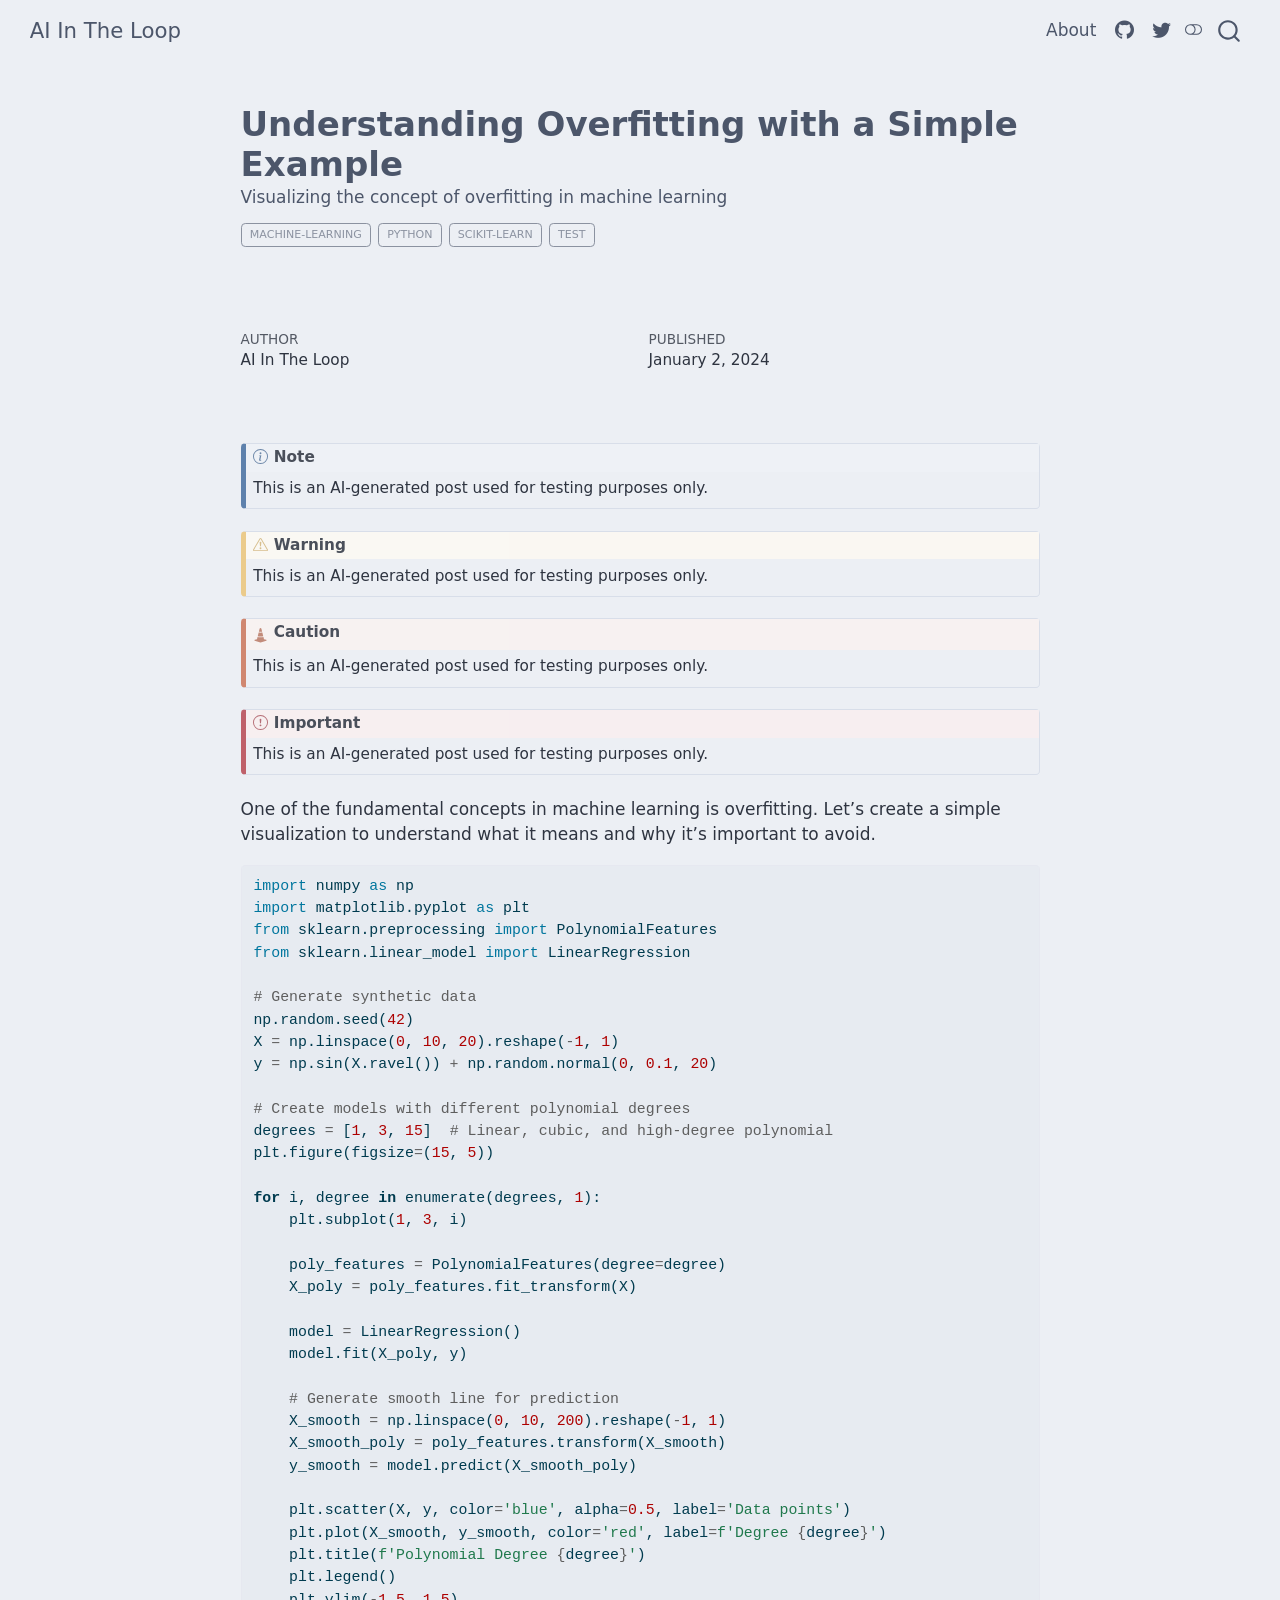
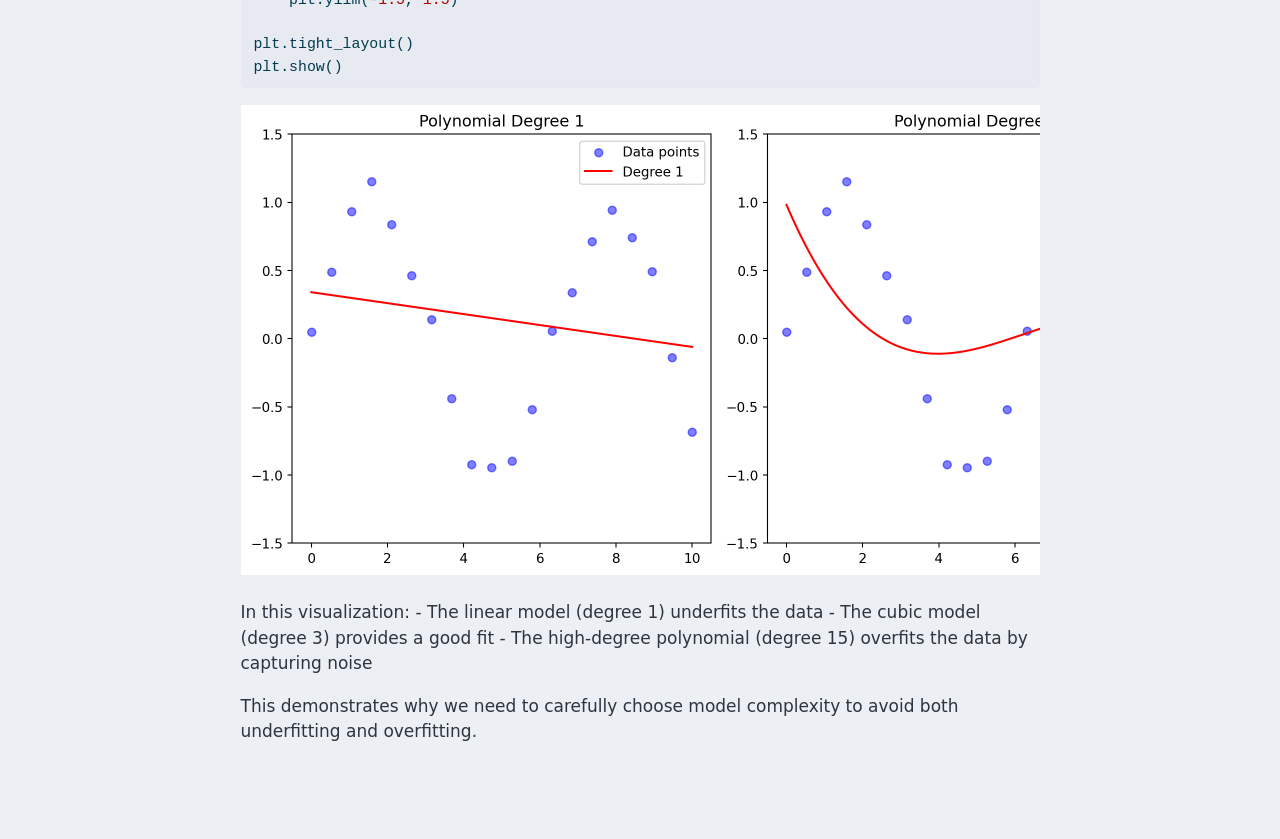
<file: posts/basic-ml-sklearn/index.html>
<!DOCTYPE html>
<html xmlns="http://www.w3.org/1999/xhtml" lang="en" xml:lang="en"><head>

<meta charset="utf-8">
<meta name="generator" content="quarto-1.6.39">

<meta name="viewport" content="width=device-width, initial-scale=1.0, user-scalable=yes">

<meta name="author" content="AI In The Loop">
<meta name="dcterms.date" content="2024-01-02">
<meta name="description" content="Visualizing the concept of overfitting in machine learning">

<title>Understanding Overfitting with a Simple Example – AI In The Loop</title>
<style>
code{white-space: pre-wrap;}
span.smallcaps{font-variant: small-caps;}
div.columns{display: flex; gap: min(4vw, 1.5em);}
div.column{flex: auto; overflow-x: auto;}
div.hanging-indent{margin-left: 1.5em; text-indent: -1.5em;}
ul.task-list{list-style: none;}
ul.task-list li input[type="checkbox"] {
  width: 0.8em;
  margin: 0 0.8em 0.2em -1em; /* quarto-specific, see https://github.com/quarto-dev/quarto-cli/issues/4556 */ 
  vertical-align: middle;
}
/* CSS for syntax highlighting */
pre > code.sourceCode { white-space: pre; position: relative; }
pre > code.sourceCode > span { line-height: 1.25; }
pre > code.sourceCode > span:empty { height: 1.2em; }
.sourceCode { overflow: visible; }
code.sourceCode > span { color: inherit; text-decoration: inherit; }
div.sourceCode { margin: 1em 0; }
pre.sourceCode { margin: 0; }
@media screen {
div.sourceCode { overflow: auto; }
}
@media print {
pre > code.sourceCode { white-space: pre-wrap; }
pre > code.sourceCode > span { display: inline-block; text-indent: -5em; padding-left: 5em; }
}
pre.numberSource code
  { counter-reset: source-line 0; }
pre.numberSource code > span
  { position: relative; left: -4em; counter-increment: source-line; }
pre.numberSource code > span > a:first-child::before
  { content: counter(source-line);
    position: relative; left: -1em; text-align: right; vertical-align: baseline;
    border: none; display: inline-block;
    -webkit-touch-callout: none; -webkit-user-select: none;
    -khtml-user-select: none; -moz-user-select: none;
    -ms-user-select: none; user-select: none;
    padding: 0 4px; width: 4em;
  }
pre.numberSource { margin-left: 3em;  padding-left: 4px; }
div.sourceCode
  {   }
@media screen {
pre > code.sourceCode > span > a:first-child::before { text-decoration: underline; }
}
</style>


<script src="../../site_libs/quarto-nav/quarto-nav.js"></script>
<script src="../../site_libs/quarto-nav/headroom.min.js"></script>
<script src="../../site_libs/clipboard/clipboard.min.js"></script>
<script src="../../site_libs/quarto-search/autocomplete.umd.js"></script>
<script src="../../site_libs/quarto-search/fuse.min.js"></script>
<script src="../../site_libs/quarto-search/quarto-search.js"></script>
<meta name="quarto:offset" content="../../">
<script src="../../site_libs/quarto-html/quarto.js"></script>
<script src="../../site_libs/quarto-html/popper.min.js"></script>
<script src="../../site_libs/quarto-html/tippy.umd.min.js"></script>
<script src="../../site_libs/quarto-html/anchor.min.js"></script>
<link href="../../site_libs/quarto-html/tippy.css" rel="stylesheet">
<link href="../../site_libs/quarto-html/quarto-syntax-highlighting-8721a27fe2b87214c8ef5c3117acaf7c.css" rel="stylesheet" class="quarto-color-scheme" id="quarto-text-highlighting-styles">
<link href="../../site_libs/quarto-html/quarto-syntax-highlighting-dark-2e1871f17423205a584002cebb8ca4e5.css" rel="prefetch" class="quarto-color-scheme quarto-color-alternate" id="quarto-text-highlighting-styles">
<script src="../../site_libs/bootstrap/bootstrap.min.js"></script>
<link href="../../site_libs/bootstrap/bootstrap-icons.css" rel="stylesheet">
<link href="../../site_libs/bootstrap/bootstrap-9bc8a24e619caad32212b9e4e0d2511e.min.css" rel="stylesheet" append-hash="true" class="quarto-color-scheme" id="quarto-bootstrap" data-mode="light">
<link href="../../site_libs/bootstrap/bootstrap-dark-85a4b6d6f6248cd1107a98136542c941.min.css" rel="prefetch" append-hash="true" class="quarto-color-scheme quarto-color-alternate" id="quarto-bootstrap" data-mode="dark">
<script id="quarto-search-options" type="application/json">{
  "location": "navbar",
  "copy-button": false,
  "collapse-after": 3,
  "panel-placement": "end",
  "type": "overlay",
  "limit": 50,
  "keyboard-shortcut": [
    "f",
    "/",
    "s"
  ],
  "show-item-context": false,
  "language": {
    "search-no-results-text": "No results",
    "search-matching-documents-text": "matching documents",
    "search-copy-link-title": "Copy link to search",
    "search-hide-matches-text": "Hide additional matches",
    "search-more-match-text": "more match in this document",
    "search-more-matches-text": "more matches in this document",
    "search-clear-button-title": "Clear",
    "search-text-placeholder": "",
    "search-detached-cancel-button-title": "Cancel",
    "search-submit-button-title": "Submit",
    "search-label": "Search"
  }
}</script>


</head>

<body class="nav-fixed fullcontent">

<div id="quarto-search-results"></div>
  <header id="quarto-header" class="headroom fixed-top quarto-banner">
    <nav class="navbar navbar-expand-lg " data-bs-theme="dark">
      <div class="navbar-container container-fluid">
      <div class="navbar-brand-container mx-auto">
    <a class="navbar-brand" href="../../index.html">
    <span class="navbar-title">AI In The Loop</span>
    </a>
  </div>
            <div id="quarto-search" class="" title="Search"></div>
          <button class="navbar-toggler" type="button" data-bs-toggle="collapse" data-bs-target="#navbarCollapse" aria-controls="navbarCollapse" role="menu" aria-expanded="false" aria-label="Toggle navigation" onclick="if (window.quartoToggleHeadroom) { window.quartoToggleHeadroom(); }">
  <span class="navbar-toggler-icon"></span>
</button>
          <div class="collapse navbar-collapse" id="navbarCollapse">
            <ul class="navbar-nav navbar-nav-scroll ms-auto">
  <li class="nav-item">
    <a class="nav-link" href="../../about.html"> 
<span class="menu-text">About</span></a>
  </li>  
  <li class="nav-item compact">
    <a class="nav-link" href="https://github.com/michaellosurdo"> <i class="bi bi-github" role="img">
</i> 
<span class="menu-text"></span></a>
  </li>  
  <li class="nav-item compact">
    <a class="nav-link" href="https://twitter.com"> <i class="bi bi-twitter" role="img">
</i> 
<span class="menu-text"></span></a>
  </li>  
</ul>
          </div> <!-- /navcollapse -->
            <div class="quarto-navbar-tools">
  <a href="" class="quarto-color-scheme-toggle quarto-navigation-tool  px-1" onclick="window.quartoToggleColorScheme(); return false;" title="Toggle dark mode"><i class="bi"></i></a>
</div>
      </div> <!-- /container-fluid -->
    </nav>
</header>
<!-- content -->
<header id="title-block-header" class="quarto-title-block default page-columns page-full">
  <div class="quarto-title-banner page-columns page-full">
    <div class="quarto-title column-body">
      <h1 class="title">Understanding Overfitting with a Simple Example</h1>
                  <div>
        <div class="description">
          Visualizing the concept of overfitting in machine learning
        </div>
      </div>
                          <div class="quarto-categories">
                <div class="quarto-category">machine-learning</div>
                <div class="quarto-category">python</div>
                <div class="quarto-category">scikit-learn</div>
                <div class="quarto-category">test</div>
              </div>
                  </div>
  </div>
    
  
  <div class="quarto-title-meta">

      <div>
      <div class="quarto-title-meta-heading">Author</div>
      <div class="quarto-title-meta-contents">
               <p>AI In The Loop </p>
            </div>
    </div>
      
      <div>
      <div class="quarto-title-meta-heading">Published</div>
      <div class="quarto-title-meta-contents">
        <p class="date">January 2, 2024</p>
      </div>
    </div>
    
      
    </div>
    
  
  </header><div id="quarto-content" class="quarto-container page-columns page-rows-contents page-layout-article page-navbar">
<!-- sidebar -->
<!-- margin-sidebar -->
    
<!-- main -->
<main class="content quarto-banner-title-block" id="quarto-document-content">





<div class="callout callout-style-default callout-note callout-titled">
<div class="callout-header d-flex align-content-center">
<div class="callout-icon-container">
<i class="callout-icon"></i>
</div>
<div class="callout-title-container flex-fill">
Note
</div>
</div>
<div class="callout-body-container callout-body">
<p>This is an AI-generated post used for testing purposes only.</p>
</div>
</div>
<div class="callout callout-style-default callout-warning callout-titled">
<div class="callout-header d-flex align-content-center">
<div class="callout-icon-container">
<i class="callout-icon"></i>
</div>
<div class="callout-title-container flex-fill">
Warning
</div>
</div>
<div class="callout-body-container callout-body">
<p>This is an AI-generated post used for testing purposes only.</p>
</div>
</div>
<div class="callout callout-style-default callout-caution callout-titled">
<div class="callout-header d-flex align-content-center">
<div class="callout-icon-container">
<i class="callout-icon"></i>
</div>
<div class="callout-title-container flex-fill">
Caution
</div>
</div>
<div class="callout-body-container callout-body">
<p>This is an AI-generated post used for testing purposes only.</p>
</div>
</div>
<div class="callout callout-style-default callout-important callout-titled">
<div class="callout-header d-flex align-content-center">
<div class="callout-icon-container">
<i class="callout-icon"></i>
</div>
<div class="callout-title-container flex-fill">
Important
</div>
</div>
<div class="callout-body-container callout-body">
<p>This is an AI-generated post used for testing purposes only.</p>
</div>
</div>
<p>One of the fundamental concepts in machine learning is overfitting. Let’s create a simple visualization to understand what it means and why it’s important to avoid.</p>
<div id="cell-6" class="cell" data-execution_count="1">
<div class="sourceCode cell-code" id="cb1"><pre class="sourceCode python code-with-copy"><code class="sourceCode python"><span id="cb1-1"><a href="#cb1-1" aria-hidden="true" tabindex="-1"></a><span class="im">import</span> numpy <span class="im">as</span> np</span>
<span id="cb1-2"><a href="#cb1-2" aria-hidden="true" tabindex="-1"></a><span class="im">import</span> matplotlib.pyplot <span class="im">as</span> plt</span>
<span id="cb1-3"><a href="#cb1-3" aria-hidden="true" tabindex="-1"></a><span class="im">from</span> sklearn.preprocessing <span class="im">import</span> PolynomialFeatures</span>
<span id="cb1-4"><a href="#cb1-4" aria-hidden="true" tabindex="-1"></a><span class="im">from</span> sklearn.linear_model <span class="im">import</span> LinearRegression</span>
<span id="cb1-5"><a href="#cb1-5" aria-hidden="true" tabindex="-1"></a></span>
<span id="cb1-6"><a href="#cb1-6" aria-hidden="true" tabindex="-1"></a><span class="co"># Generate synthetic data</span></span>
<span id="cb1-7"><a href="#cb1-7" aria-hidden="true" tabindex="-1"></a>np.random.seed(<span class="dv">42</span>)</span>
<span id="cb1-8"><a href="#cb1-8" aria-hidden="true" tabindex="-1"></a>X <span class="op">=</span> np.linspace(<span class="dv">0</span>, <span class="dv">10</span>, <span class="dv">20</span>).reshape(<span class="op">-</span><span class="dv">1</span>, <span class="dv">1</span>)</span>
<span id="cb1-9"><a href="#cb1-9" aria-hidden="true" tabindex="-1"></a>y <span class="op">=</span> np.sin(X.ravel()) <span class="op">+</span> np.random.normal(<span class="dv">0</span>, <span class="fl">0.1</span>, <span class="dv">20</span>)</span>
<span id="cb1-10"><a href="#cb1-10" aria-hidden="true" tabindex="-1"></a></span>
<span id="cb1-11"><a href="#cb1-11" aria-hidden="true" tabindex="-1"></a><span class="co"># Create models with different polynomial degrees</span></span>
<span id="cb1-12"><a href="#cb1-12" aria-hidden="true" tabindex="-1"></a>degrees <span class="op">=</span> [<span class="dv">1</span>, <span class="dv">3</span>, <span class="dv">15</span>]  <span class="co"># Linear, cubic, and high-degree polynomial</span></span>
<span id="cb1-13"><a href="#cb1-13" aria-hidden="true" tabindex="-1"></a>plt.figure(figsize<span class="op">=</span>(<span class="dv">15</span>, <span class="dv">5</span>))</span>
<span id="cb1-14"><a href="#cb1-14" aria-hidden="true" tabindex="-1"></a></span>
<span id="cb1-15"><a href="#cb1-15" aria-hidden="true" tabindex="-1"></a><span class="cf">for</span> i, degree <span class="kw">in</span> <span class="bu">enumerate</span>(degrees, <span class="dv">1</span>):</span>
<span id="cb1-16"><a href="#cb1-16" aria-hidden="true" tabindex="-1"></a>    plt.subplot(<span class="dv">1</span>, <span class="dv">3</span>, i)</span>
<span id="cb1-17"><a href="#cb1-17" aria-hidden="true" tabindex="-1"></a>    </span>
<span id="cb1-18"><a href="#cb1-18" aria-hidden="true" tabindex="-1"></a>    poly_features <span class="op">=</span> PolynomialFeatures(degree<span class="op">=</span>degree)</span>
<span id="cb1-19"><a href="#cb1-19" aria-hidden="true" tabindex="-1"></a>    X_poly <span class="op">=</span> poly_features.fit_transform(X)</span>
<span id="cb1-20"><a href="#cb1-20" aria-hidden="true" tabindex="-1"></a>    </span>
<span id="cb1-21"><a href="#cb1-21" aria-hidden="true" tabindex="-1"></a>    model <span class="op">=</span> LinearRegression()</span>
<span id="cb1-22"><a href="#cb1-22" aria-hidden="true" tabindex="-1"></a>    model.fit(X_poly, y)</span>
<span id="cb1-23"><a href="#cb1-23" aria-hidden="true" tabindex="-1"></a>    </span>
<span id="cb1-24"><a href="#cb1-24" aria-hidden="true" tabindex="-1"></a>    <span class="co"># Generate smooth line for prediction</span></span>
<span id="cb1-25"><a href="#cb1-25" aria-hidden="true" tabindex="-1"></a>    X_smooth <span class="op">=</span> np.linspace(<span class="dv">0</span>, <span class="dv">10</span>, <span class="dv">200</span>).reshape(<span class="op">-</span><span class="dv">1</span>, <span class="dv">1</span>)</span>
<span id="cb1-26"><a href="#cb1-26" aria-hidden="true" tabindex="-1"></a>    X_smooth_poly <span class="op">=</span> poly_features.transform(X_smooth)</span>
<span id="cb1-27"><a href="#cb1-27" aria-hidden="true" tabindex="-1"></a>    y_smooth <span class="op">=</span> model.predict(X_smooth_poly)</span>
<span id="cb1-28"><a href="#cb1-28" aria-hidden="true" tabindex="-1"></a>    </span>
<span id="cb1-29"><a href="#cb1-29" aria-hidden="true" tabindex="-1"></a>    plt.scatter(X, y, color<span class="op">=</span><span class="st">'blue'</span>, alpha<span class="op">=</span><span class="fl">0.5</span>, label<span class="op">=</span><span class="st">'Data points'</span>)</span>
<span id="cb1-30"><a href="#cb1-30" aria-hidden="true" tabindex="-1"></a>    plt.plot(X_smooth, y_smooth, color<span class="op">=</span><span class="st">'red'</span>, label<span class="op">=</span><span class="ss">f'Degree </span><span class="sc">{</span>degree<span class="sc">}</span><span class="ss">'</span>)</span>
<span id="cb1-31"><a href="#cb1-31" aria-hidden="true" tabindex="-1"></a>    plt.title(<span class="ss">f'Polynomial Degree </span><span class="sc">{</span>degree<span class="sc">}</span><span class="ss">'</span>)</span>
<span id="cb1-32"><a href="#cb1-32" aria-hidden="true" tabindex="-1"></a>    plt.legend()</span>
<span id="cb1-33"><a href="#cb1-33" aria-hidden="true" tabindex="-1"></a>    plt.ylim(<span class="op">-</span><span class="fl">1.5</span>, <span class="fl">1.5</span>)</span>
<span id="cb1-34"><a href="#cb1-34" aria-hidden="true" tabindex="-1"></a></span>
<span id="cb1-35"><a href="#cb1-35" aria-hidden="true" tabindex="-1"></a>plt.tight_layout()</span>
<span id="cb1-36"><a href="#cb1-36" aria-hidden="true" tabindex="-1"></a>plt.show()</span></code><button title="Copy to Clipboard" class="code-copy-button"><i class="bi"></i></button></pre></div>
<div class="cell-output cell-output-display">
<div>
<figure class="figure">
<p><img src="index_files/figure-html/cell-2-output-1.png" width="1430" height="470" class="figure-img"></p>
</figure>
</div>
</div>
</div>
<p>In this visualization: - The linear model (degree 1) underfits the data - The cubic model (degree 3) provides a good fit - The high-degree polynomial (degree 15) overfits the data by capturing noise</p>
<p>This demonstrates why we need to carefully choose model complexity to avoid both underfitting and overfitting.</p>



</main> <!-- /main -->
<script id="quarto-html-after-body" type="application/javascript">
window.document.addEventListener("DOMContentLoaded", function (event) {
  const toggleBodyColorMode = (bsSheetEl) => {
    const mode = bsSheetEl.getAttribute("data-mode");
    const bodyEl = window.document.querySelector("body");
    if (mode === "dark") {
      bodyEl.classList.add("quarto-dark");
      bodyEl.classList.remove("quarto-light");
    } else {
      bodyEl.classList.add("quarto-light");
      bodyEl.classList.remove("quarto-dark");
    }
  }
  const toggleBodyColorPrimary = () => {
    const bsSheetEl = window.document.querySelector("link#quarto-bootstrap");
    if (bsSheetEl) {
      toggleBodyColorMode(bsSheetEl);
    }
  }
  toggleBodyColorPrimary();  
  const disableStylesheet = (stylesheets) => {
    for (let i=0; i < stylesheets.length; i++) {
      const stylesheet = stylesheets[i];
      stylesheet.rel = 'prefetch';
    }
  }
  const enableStylesheet = (stylesheets) => {
    for (let i=0; i < stylesheets.length; i++) {
      const stylesheet = stylesheets[i];
      stylesheet.rel = 'stylesheet';
    }
  }
  const manageTransitions = (selector, allowTransitions) => {
    const els = window.document.querySelectorAll(selector);
    for (let i=0; i < els.length; i++) {
      const el = els[i];
      if (allowTransitions) {
        el.classList.remove('notransition');
      } else {
        el.classList.add('notransition');
      }
    }
  }
  const toggleGiscusIfUsed = (isAlternate, darkModeDefault) => {
    const baseTheme = document.querySelector('#giscus-base-theme')?.value ?? 'light';
    const alternateTheme = document.querySelector('#giscus-alt-theme')?.value ?? 'dark';
    let newTheme = '';
    if(darkModeDefault) {
      newTheme = isAlternate ? baseTheme : alternateTheme;
    } else {
      newTheme = isAlternate ? alternateTheme : baseTheme;
    }
    const changeGiscusTheme = () => {
      // From: https://github.com/giscus/giscus/issues/336
      const sendMessage = (message) => {
        const iframe = document.querySelector('iframe.giscus-frame');
        if (!iframe) return;
        iframe.contentWindow.postMessage({ giscus: message }, 'https://giscus.app');
      }
      sendMessage({
        setConfig: {
          theme: newTheme
        }
      });
    }
    const isGiscussLoaded = window.document.querySelector('iframe.giscus-frame') !== null;
    if (isGiscussLoaded) {
      changeGiscusTheme();
    }
  }
  const toggleColorMode = (alternate) => {
    // Switch the stylesheets
    const alternateStylesheets = window.document.querySelectorAll('link.quarto-color-scheme.quarto-color-alternate');
    manageTransitions('#quarto-margin-sidebar .nav-link', false);
    if (alternate) {
      enableStylesheet(alternateStylesheets);
      for (const sheetNode of alternateStylesheets) {
        if (sheetNode.id === "quarto-bootstrap") {
          toggleBodyColorMode(sheetNode);
        }
      }
    } else {
      disableStylesheet(alternateStylesheets);
      toggleBodyColorPrimary();
    }
    manageTransitions('#quarto-margin-sidebar .nav-link', true);
    // Switch the toggles
    const toggles = window.document.querySelectorAll('.quarto-color-scheme-toggle');
    for (let i=0; i < toggles.length; i++) {
      const toggle = toggles[i];
      if (toggle) {
        if (alternate) {
          toggle.classList.add("alternate");     
        } else {
          toggle.classList.remove("alternate");
        }
      }
    }
    // Hack to workaround the fact that safari doesn't
    // properly recolor the scrollbar when toggling (#1455)
    if (navigator.userAgent.indexOf('Safari') > 0 && navigator.userAgent.indexOf('Chrome') == -1) {
      manageTransitions("body", false);
      window.scrollTo(0, 1);
      setTimeout(() => {
        window.scrollTo(0, 0);
        manageTransitions("body", true);
      }, 40);  
    }
  }
  const isFileUrl = () => { 
    return window.location.protocol === 'file:';
  }
  const hasAlternateSentinel = () => {  
    let styleSentinel = getColorSchemeSentinel();
    if (styleSentinel !== null) {
      return styleSentinel === "alternate";
    } else {
      return false;
    }
  }
  const setStyleSentinel = (alternate) => {
    const value = alternate ? "alternate" : "default";
    if (!isFileUrl()) {
      window.localStorage.setItem("quarto-color-scheme", value);
    } else {
      localAlternateSentinel = value;
    }
  }
  const getColorSchemeSentinel = () => {
    if (!isFileUrl()) {
      const storageValue = window.localStorage.getItem("quarto-color-scheme");
      return storageValue != null ? storageValue : localAlternateSentinel;
    } else {
      return localAlternateSentinel;
    }
  }
  const darkModeDefault = false;
  let localAlternateSentinel = darkModeDefault ? 'alternate' : 'default';
  // Dark / light mode switch
  window.quartoToggleColorScheme = () => {
    // Read the current dark / light value 
    let toAlternate = !hasAlternateSentinel();
    toggleColorMode(toAlternate);
    setStyleSentinel(toAlternate);
    toggleGiscusIfUsed(toAlternate, darkModeDefault);
  };
  // Ensure there is a toggle, if there isn't float one in the top right
  if (window.document.querySelector('.quarto-color-scheme-toggle') === null) {
    const a = window.document.createElement('a');
    a.classList.add('top-right');
    a.classList.add('quarto-color-scheme-toggle');
    a.href = "";
    a.onclick = function() { try { window.quartoToggleColorScheme(); } catch {} return false; };
    const i = window.document.createElement("i");
    i.classList.add('bi');
    a.appendChild(i);
    window.document.body.appendChild(a);
  }
  // Switch to dark mode if need be
  if (hasAlternateSentinel()) {
    toggleColorMode(true);
  } else {
    toggleColorMode(false);
  }
  const icon = "";
  const anchorJS = new window.AnchorJS();
  anchorJS.options = {
    placement: 'right',
    icon: icon
  };
  anchorJS.add('.anchored');
  const isCodeAnnotation = (el) => {
    for (const clz of el.classList) {
      if (clz.startsWith('code-annotation-')) {                     
        return true;
      }
    }
    return false;
  }
  const onCopySuccess = function(e) {
    // button target
    const button = e.trigger;
    // don't keep focus
    button.blur();
    // flash "checked"
    button.classList.add('code-copy-button-checked');
    var currentTitle = button.getAttribute("title");
    button.setAttribute("title", "Copied!");
    let tooltip;
    if (window.bootstrap) {
      button.setAttribute("data-bs-toggle", "tooltip");
      button.setAttribute("data-bs-placement", "left");
      button.setAttribute("data-bs-title", "Copied!");
      tooltip = new bootstrap.Tooltip(button, 
        { trigger: "manual", 
          customClass: "code-copy-button-tooltip",
          offset: [0, -8]});
      tooltip.show();    
    }
    setTimeout(function() {
      if (tooltip) {
        tooltip.hide();
        button.removeAttribute("data-bs-title");
        button.removeAttribute("data-bs-toggle");
        button.removeAttribute("data-bs-placement");
      }
      button.setAttribute("title", currentTitle);
      button.classList.remove('code-copy-button-checked');
    }, 1000);
    // clear code selection
    e.clearSelection();
  }
  const getTextToCopy = function(trigger) {
      const codeEl = trigger.previousElementSibling.cloneNode(true);
      for (const childEl of codeEl.children) {
        if (isCodeAnnotation(childEl)) {
          childEl.remove();
        }
      }
      return codeEl.innerText;
  }
  const clipboard = new window.ClipboardJS('.code-copy-button:not([data-in-quarto-modal])', {
    text: getTextToCopy
  });
  clipboard.on('success', onCopySuccess);
  if (window.document.getElementById('quarto-embedded-source-code-modal')) {
    const clipboardModal = new window.ClipboardJS('.code-copy-button[data-in-quarto-modal]', {
      text: getTextToCopy,
      container: window.document.getElementById('quarto-embedded-source-code-modal')
    });
    clipboardModal.on('success', onCopySuccess);
  }
    var localhostRegex = new RegExp(/^(?:http|https):\/\/localhost\:?[0-9]*\//);
    var mailtoRegex = new RegExp(/^mailto:/);
      var filterRegex = new RegExp('/' + window.location.host + '/');
    var isInternal = (href) => {
        return filterRegex.test(href) || localhostRegex.test(href) || mailtoRegex.test(href);
    }
    // Inspect non-navigation links and adorn them if external
 	var links = window.document.querySelectorAll('a[href]:not(.nav-link):not(.navbar-brand):not(.toc-action):not(.sidebar-link):not(.sidebar-item-toggle):not(.pagination-link):not(.no-external):not([aria-hidden]):not(.dropdown-item):not(.quarto-navigation-tool):not(.about-link)');
    for (var i=0; i<links.length; i++) {
      const link = links[i];
      if (!isInternal(link.href)) {
        // undo the damage that might have been done by quarto-nav.js in the case of
        // links that we want to consider external
        if (link.dataset.originalHref !== undefined) {
          link.href = link.dataset.originalHref;
        }
      }
    }
  function tippyHover(el, contentFn, onTriggerFn, onUntriggerFn) {
    const config = {
      allowHTML: true,
      maxWidth: 500,
      delay: 100,
      arrow: false,
      appendTo: function(el) {
          return el.parentElement;
      },
      interactive: true,
      interactiveBorder: 10,
      theme: 'quarto',
      placement: 'bottom-start',
    };
    if (contentFn) {
      config.content = contentFn;
    }
    if (onTriggerFn) {
      config.onTrigger = onTriggerFn;
    }
    if (onUntriggerFn) {
      config.onUntrigger = onUntriggerFn;
    }
    window.tippy(el, config); 
  }
  const noterefs = window.document.querySelectorAll('a[role="doc-noteref"]');
  for (var i=0; i<noterefs.length; i++) {
    const ref = noterefs[i];
    tippyHover(ref, function() {
      // use id or data attribute instead here
      let href = ref.getAttribute('data-footnote-href') || ref.getAttribute('href');
      try { href = new URL(href).hash; } catch {}
      const id = href.replace(/^#\/?/, "");
      const note = window.document.getElementById(id);
      if (note) {
        return note.innerHTML;
      } else {
        return "";
      }
    });
  }
  const xrefs = window.document.querySelectorAll('a.quarto-xref');
  const processXRef = (id, note) => {
    // Strip column container classes
    const stripColumnClz = (el) => {
      el.classList.remove("page-full", "page-columns");
      if (el.children) {
        for (const child of el.children) {
          stripColumnClz(child);
        }
      }
    }
    stripColumnClz(note)
    if (id === null || id.startsWith('sec-')) {
      // Special case sections, only their first couple elements
      const container = document.createElement("div");
      if (note.children && note.children.length > 2) {
        container.appendChild(note.children[0].cloneNode(true));
        for (let i = 1; i < note.children.length; i++) {
          const child = note.children[i];
          if (child.tagName === "P" && child.innerText === "") {
            continue;
          } else {
            container.appendChild(child.cloneNode(true));
            break;
          }
        }
        if (window.Quarto?.typesetMath) {
          window.Quarto.typesetMath(container);
        }
        return container.innerHTML
      } else {
        if (window.Quarto?.typesetMath) {
          window.Quarto.typesetMath(note);
        }
        return note.innerHTML;
      }
    } else {
      // Remove any anchor links if they are present
      const anchorLink = note.querySelector('a.anchorjs-link');
      if (anchorLink) {
        anchorLink.remove();
      }
      if (window.Quarto?.typesetMath) {
        window.Quarto.typesetMath(note);
      }
      if (note.classList.contains("callout")) {
        return note.outerHTML;
      } else {
        return note.innerHTML;
      }
    }
  }
  for (var i=0; i<xrefs.length; i++) {
    const xref = xrefs[i];
    tippyHover(xref, undefined, function(instance) {
      instance.disable();
      let url = xref.getAttribute('href');
      let hash = undefined; 
      if (url.startsWith('#')) {
        hash = url;
      } else {
        try { hash = new URL(url).hash; } catch {}
      }
      if (hash) {
        const id = hash.replace(/^#\/?/, "");
        const note = window.document.getElementById(id);
        if (note !== null) {
          try {
            const html = processXRef(id, note.cloneNode(true));
            instance.setContent(html);
          } finally {
            instance.enable();
            instance.show();
          }
        } else {
          // See if we can fetch this
          fetch(url.split('#')[0])
          .then(res => res.text())
          .then(html => {
            const parser = new DOMParser();
            const htmlDoc = parser.parseFromString(html, "text/html");
            const note = htmlDoc.getElementById(id);
            if (note !== null) {
              const html = processXRef(id, note);
              instance.setContent(html);
            } 
          }).finally(() => {
            instance.enable();
            instance.show();
          });
        }
      } else {
        // See if we can fetch a full url (with no hash to target)
        // This is a special case and we should probably do some content thinning / targeting
        fetch(url)
        .then(res => res.text())
        .then(html => {
          const parser = new DOMParser();
          const htmlDoc = parser.parseFromString(html, "text/html");
          const note = htmlDoc.querySelector('main.content');
          if (note !== null) {
            // This should only happen for chapter cross references
            // (since there is no id in the URL)
            // remove the first header
            if (note.children.length > 0 && note.children[0].tagName === "HEADER") {
              note.children[0].remove();
            }
            const html = processXRef(null, note);
            instance.setContent(html);
          } 
        }).finally(() => {
          instance.enable();
          instance.show();
        });
      }
    }, function(instance) {
    });
  }
      let selectedAnnoteEl;
      const selectorForAnnotation = ( cell, annotation) => {
        let cellAttr = 'data-code-cell="' + cell + '"';
        let lineAttr = 'data-code-annotation="' +  annotation + '"';
        const selector = 'span[' + cellAttr + '][' + lineAttr + ']';
        return selector;
      }
      const selectCodeLines = (annoteEl) => {
        const doc = window.document;
        const targetCell = annoteEl.getAttribute("data-target-cell");
        const targetAnnotation = annoteEl.getAttribute("data-target-annotation");
        const annoteSpan = window.document.querySelector(selectorForAnnotation(targetCell, targetAnnotation));
        const lines = annoteSpan.getAttribute("data-code-lines").split(",");
        const lineIds = lines.map((line) => {
          return targetCell + "-" + line;
        })
        let top = null;
        let height = null;
        let parent = null;
        if (lineIds.length > 0) {
            //compute the position of the single el (top and bottom and make a div)
            const el = window.document.getElementById(lineIds[0]);
            top = el.offsetTop;
            height = el.offsetHeight;
            parent = el.parentElement.parentElement;
          if (lineIds.length > 1) {
            const lastEl = window.document.getElementById(lineIds[lineIds.length - 1]);
            const bottom = lastEl.offsetTop + lastEl.offsetHeight;
            height = bottom - top;
          }
          if (top !== null && height !== null && parent !== null) {
            // cook up a div (if necessary) and position it 
            let div = window.document.getElementById("code-annotation-line-highlight");
            if (div === null) {
              div = window.document.createElement("div");
              div.setAttribute("id", "code-annotation-line-highlight");
              div.style.position = 'absolute';
              parent.appendChild(div);
            }
            div.style.top = top - 2 + "px";
            div.style.height = height + 4 + "px";
            div.style.left = 0;
            let gutterDiv = window.document.getElementById("code-annotation-line-highlight-gutter");
            if (gutterDiv === null) {
              gutterDiv = window.document.createElement("div");
              gutterDiv.setAttribute("id", "code-annotation-line-highlight-gutter");
              gutterDiv.style.position = 'absolute';
              const codeCell = window.document.getElementById(targetCell);
              const gutter = codeCell.querySelector('.code-annotation-gutter');
              gutter.appendChild(gutterDiv);
            }
            gutterDiv.style.top = top - 2 + "px";
            gutterDiv.style.height = height + 4 + "px";
          }
          selectedAnnoteEl = annoteEl;
        }
      };
      const unselectCodeLines = () => {
        const elementsIds = ["code-annotation-line-highlight", "code-annotation-line-highlight-gutter"];
        elementsIds.forEach((elId) => {
          const div = window.document.getElementById(elId);
          if (div) {
            div.remove();
          }
        });
        selectedAnnoteEl = undefined;
      };
        // Handle positioning of the toggle
    window.addEventListener(
      "resize",
      throttle(() => {
        elRect = undefined;
        if (selectedAnnoteEl) {
          selectCodeLines(selectedAnnoteEl);
        }
      }, 10)
    );
    function throttle(fn, ms) {
    let throttle = false;
    let timer;
      return (...args) => {
        if(!throttle) { // first call gets through
            fn.apply(this, args);
            throttle = true;
        } else { // all the others get throttled
            if(timer) clearTimeout(timer); // cancel #2
            timer = setTimeout(() => {
              fn.apply(this, args);
              timer = throttle = false;
            }, ms);
        }
      };
    }
      // Attach click handler to the DT
      const annoteDls = window.document.querySelectorAll('dt[data-target-cell]');
      for (const annoteDlNode of annoteDls) {
        annoteDlNode.addEventListener('click', (event) => {
          const clickedEl = event.target;
          if (clickedEl !== selectedAnnoteEl) {
            unselectCodeLines();
            const activeEl = window.document.querySelector('dt[data-target-cell].code-annotation-active');
            if (activeEl) {
              activeEl.classList.remove('code-annotation-active');
            }
            selectCodeLines(clickedEl);
            clickedEl.classList.add('code-annotation-active');
          } else {
            // Unselect the line
            unselectCodeLines();
            clickedEl.classList.remove('code-annotation-active');
          }
        });
      }
  const findCites = (el) => {
    const parentEl = el.parentElement;
    if (parentEl) {
      const cites = parentEl.dataset.cites;
      if (cites) {
        return {
          el,
          cites: cites.split(' ')
        };
      } else {
        return findCites(el.parentElement)
      }
    } else {
      return undefined;
    }
  };
  var bibliorefs = window.document.querySelectorAll('a[role="doc-biblioref"]');
  for (var i=0; i<bibliorefs.length; i++) {
    const ref = bibliorefs[i];
    const citeInfo = findCites(ref);
    if (citeInfo) {
      tippyHover(citeInfo.el, function() {
        var popup = window.document.createElement('div');
        citeInfo.cites.forEach(function(cite) {
          var citeDiv = window.document.createElement('div');
          citeDiv.classList.add('hanging-indent');
          citeDiv.classList.add('csl-entry');
          var biblioDiv = window.document.getElementById('ref-' + cite);
          if (biblioDiv) {
            citeDiv.innerHTML = biblioDiv.innerHTML;
          }
          popup.appendChild(citeDiv);
        });
        return popup.innerHTML;
      });
    }
  }
});
</script>
</div> <!-- /content -->




</body></html>
</file>
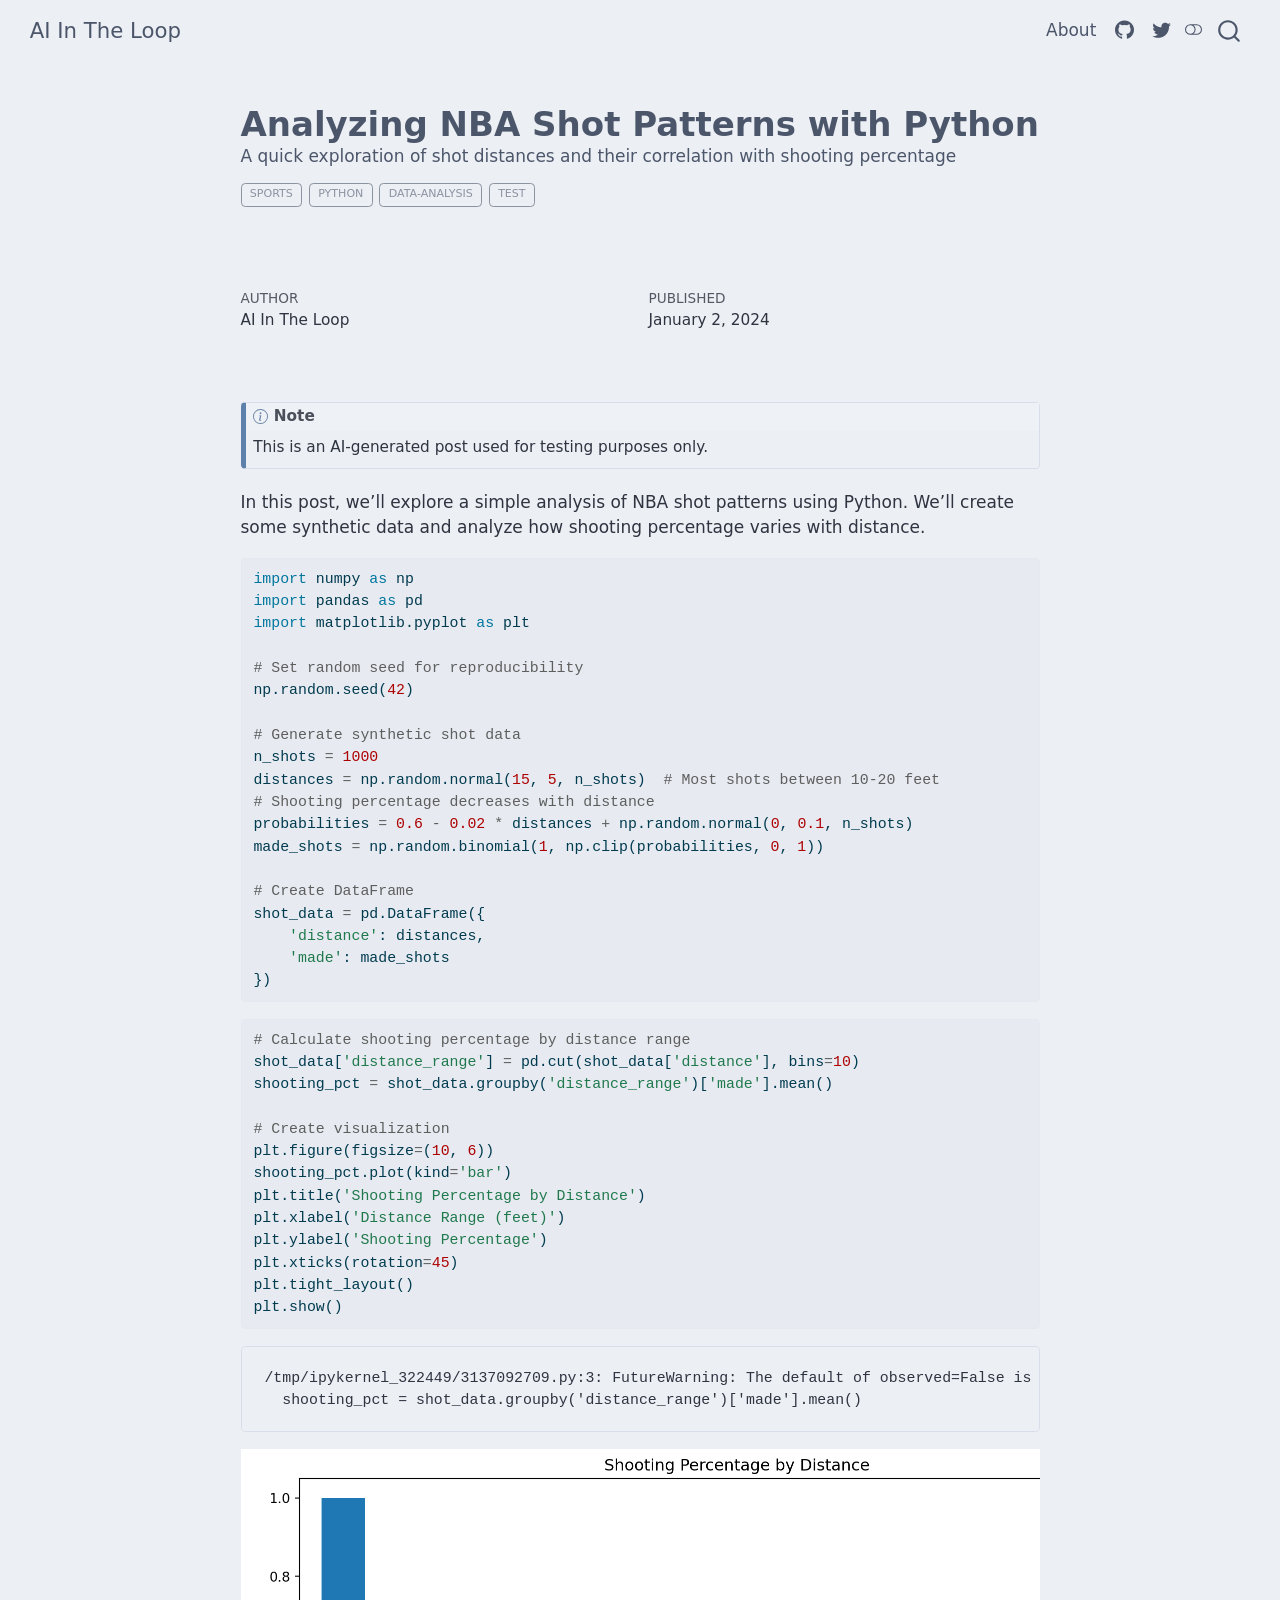
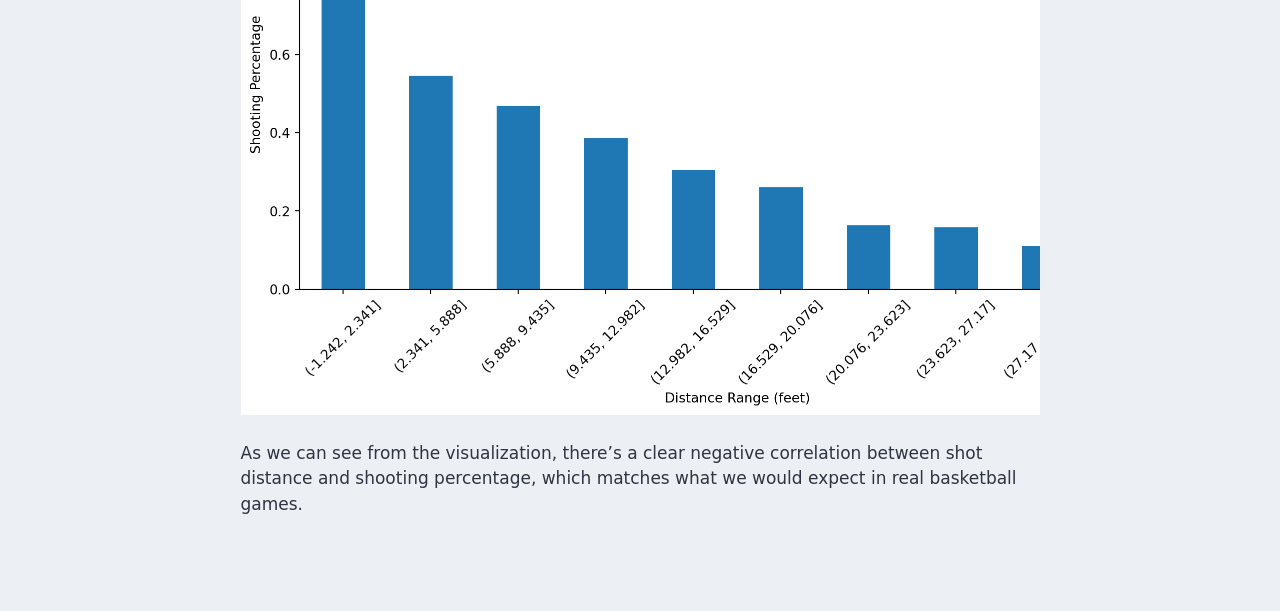
<file: posts/nba-shot-analysis/index.html>
<!DOCTYPE html>
<html xmlns="http://www.w3.org/1999/xhtml" lang="en" xml:lang="en"><head>

<meta charset="utf-8">
<meta name="generator" content="quarto-1.6.39">

<meta name="viewport" content="width=device-width, initial-scale=1.0, user-scalable=yes">

<meta name="author" content="AI In The Loop">
<meta name="dcterms.date" content="2024-01-02">
<meta name="description" content="A quick exploration of shot distances and their correlation with shooting percentage">

<title>Analyzing NBA Shot Patterns with Python – AI In The Loop</title>
<style>
code{white-space: pre-wrap;}
span.smallcaps{font-variant: small-caps;}
div.columns{display: flex; gap: min(4vw, 1.5em);}
div.column{flex: auto; overflow-x: auto;}
div.hanging-indent{margin-left: 1.5em; text-indent: -1.5em;}
ul.task-list{list-style: none;}
ul.task-list li input[type="checkbox"] {
  width: 0.8em;
  margin: 0 0.8em 0.2em -1em; /* quarto-specific, see https://github.com/quarto-dev/quarto-cli/issues/4556 */ 
  vertical-align: middle;
}
/* CSS for syntax highlighting */
pre > code.sourceCode { white-space: pre; position: relative; }
pre > code.sourceCode > span { line-height: 1.25; }
pre > code.sourceCode > span:empty { height: 1.2em; }
.sourceCode { overflow: visible; }
code.sourceCode > span { color: inherit; text-decoration: inherit; }
div.sourceCode { margin: 1em 0; }
pre.sourceCode { margin: 0; }
@media screen {
div.sourceCode { overflow: auto; }
}
@media print {
pre > code.sourceCode { white-space: pre-wrap; }
pre > code.sourceCode > span { display: inline-block; text-indent: -5em; padding-left: 5em; }
}
pre.numberSource code
  { counter-reset: source-line 0; }
pre.numberSource code > span
  { position: relative; left: -4em; counter-increment: source-line; }
pre.numberSource code > span > a:first-child::before
  { content: counter(source-line);
    position: relative; left: -1em; text-align: right; vertical-align: baseline;
    border: none; display: inline-block;
    -webkit-touch-callout: none; -webkit-user-select: none;
    -khtml-user-select: none; -moz-user-select: none;
    -ms-user-select: none; user-select: none;
    padding: 0 4px; width: 4em;
  }
pre.numberSource { margin-left: 3em;  padding-left: 4px; }
div.sourceCode
  {   }
@media screen {
pre > code.sourceCode > span > a:first-child::before { text-decoration: underline; }
}
</style>


<script src="../../site_libs/quarto-nav/quarto-nav.js"></script>
<script src="../../site_libs/quarto-nav/headroom.min.js"></script>
<script src="../../site_libs/clipboard/clipboard.min.js"></script>
<script src="../../site_libs/quarto-search/autocomplete.umd.js"></script>
<script src="../../site_libs/quarto-search/fuse.min.js"></script>
<script src="../../site_libs/quarto-search/quarto-search.js"></script>
<meta name="quarto:offset" content="../../">
<script src="../../site_libs/quarto-html/quarto.js"></script>
<script src="../../site_libs/quarto-html/popper.min.js"></script>
<script src="../../site_libs/quarto-html/tippy.umd.min.js"></script>
<script src="../../site_libs/quarto-html/anchor.min.js"></script>
<link href="../../site_libs/quarto-html/tippy.css" rel="stylesheet">
<link href="../../site_libs/quarto-html/quarto-syntax-highlighting-8721a27fe2b87214c8ef5c3117acaf7c.css" rel="stylesheet" class="quarto-color-scheme" id="quarto-text-highlighting-styles">
<link href="../../site_libs/quarto-html/quarto-syntax-highlighting-dark-2e1871f17423205a584002cebb8ca4e5.css" rel="prefetch" class="quarto-color-scheme quarto-color-alternate" id="quarto-text-highlighting-styles">
<script src="../../site_libs/bootstrap/bootstrap.min.js"></script>
<link href="../../site_libs/bootstrap/bootstrap-icons.css" rel="stylesheet">
<link href="../../site_libs/bootstrap/bootstrap-9bc8a24e619caad32212b9e4e0d2511e.min.css" rel="stylesheet" append-hash="true" class="quarto-color-scheme" id="quarto-bootstrap" data-mode="light">
<link href="../../site_libs/bootstrap/bootstrap-dark-85a4b6d6f6248cd1107a98136542c941.min.css" rel="prefetch" append-hash="true" class="quarto-color-scheme quarto-color-alternate" id="quarto-bootstrap" data-mode="dark">
<script id="quarto-search-options" type="application/json">{
  "location": "navbar",
  "copy-button": false,
  "collapse-after": 3,
  "panel-placement": "end",
  "type": "overlay",
  "limit": 50,
  "keyboard-shortcut": [
    "f",
    "/",
    "s"
  ],
  "show-item-context": false,
  "language": {
    "search-no-results-text": "No results",
    "search-matching-documents-text": "matching documents",
    "search-copy-link-title": "Copy link to search",
    "search-hide-matches-text": "Hide additional matches",
    "search-more-match-text": "more match in this document",
    "search-more-matches-text": "more matches in this document",
    "search-clear-button-title": "Clear",
    "search-text-placeholder": "",
    "search-detached-cancel-button-title": "Cancel",
    "search-submit-button-title": "Submit",
    "search-label": "Search"
  }
}</script>


</head>

<body class="nav-fixed fullcontent">

<div id="quarto-search-results"></div>
  <header id="quarto-header" class="headroom fixed-top quarto-banner">
    <nav class="navbar navbar-expand-lg " data-bs-theme="dark">
      <div class="navbar-container container-fluid">
      <div class="navbar-brand-container mx-auto">
    <a class="navbar-brand" href="../../index.html">
    <span class="navbar-title">AI In The Loop</span>
    </a>
  </div>
            <div id="quarto-search" class="" title="Search"></div>
          <button class="navbar-toggler" type="button" data-bs-toggle="collapse" data-bs-target="#navbarCollapse" aria-controls="navbarCollapse" role="menu" aria-expanded="false" aria-label="Toggle navigation" onclick="if (window.quartoToggleHeadroom) { window.quartoToggleHeadroom(); }">
  <span class="navbar-toggler-icon"></span>
</button>
          <div class="collapse navbar-collapse" id="navbarCollapse">
            <ul class="navbar-nav navbar-nav-scroll ms-auto">
  <li class="nav-item">
    <a class="nav-link" href="../../about.html"> 
<span class="menu-text">About</span></a>
  </li>  
  <li class="nav-item compact">
    <a class="nav-link" href="https://github.com/michaellosurdo"> <i class="bi bi-github" role="img">
</i> 
<span class="menu-text"></span></a>
  </li>  
  <li class="nav-item compact">
    <a class="nav-link" href="https://twitter.com"> <i class="bi bi-twitter" role="img">
</i> 
<span class="menu-text"></span></a>
  </li>  
</ul>
          </div> <!-- /navcollapse -->
            <div class="quarto-navbar-tools">
  <a href="" class="quarto-color-scheme-toggle quarto-navigation-tool  px-1" onclick="window.quartoToggleColorScheme(); return false;" title="Toggle dark mode"><i class="bi"></i></a>
</div>
      </div> <!-- /container-fluid -->
    </nav>
</header>
<!-- content -->
<header id="title-block-header" class="quarto-title-block default page-columns page-full">
  <div class="quarto-title-banner page-columns page-full">
    <div class="quarto-title column-body">
      <h1 class="title">Analyzing NBA Shot Patterns with Python</h1>
                  <div>
        <div class="description">
          A quick exploration of shot distances and their correlation with shooting percentage
        </div>
      </div>
                          <div class="quarto-categories">
                <div class="quarto-category">sports</div>
                <div class="quarto-category">python</div>
                <div class="quarto-category">data-analysis</div>
                <div class="quarto-category">test</div>
              </div>
                  </div>
  </div>
    
  
  <div class="quarto-title-meta">

      <div>
      <div class="quarto-title-meta-heading">Author</div>
      <div class="quarto-title-meta-contents">
               <p>AI In The Loop </p>
            </div>
    </div>
      
      <div>
      <div class="quarto-title-meta-heading">Published</div>
      <div class="quarto-title-meta-contents">
        <p class="date">January 2, 2024</p>
      </div>
    </div>
    
      
    </div>
    
  
  </header><div id="quarto-content" class="quarto-container page-columns page-rows-contents page-layout-article page-navbar">
<!-- sidebar -->
<!-- margin-sidebar -->
    
<!-- main -->
<main class="content quarto-banner-title-block" id="quarto-document-content">





<div class="callout callout-style-default callout-note callout-titled">
<div class="callout-header d-flex align-content-center">
<div class="callout-icon-container">
<i class="callout-icon"></i>
</div>
<div class="callout-title-container flex-fill">
Note
</div>
</div>
<div class="callout-body-container callout-body">
<p>This is an AI-generated post used for testing purposes only.</p>
</div>
</div>
<p>In this post, we’ll explore a simple analysis of NBA shot patterns using Python. We’ll create some synthetic data and analyze how shooting percentage varies with distance.</p>
<div id="cell-3" class="cell" data-execution_count="1">
<div class="sourceCode cell-code" id="cb1"><pre class="sourceCode python code-with-copy"><code class="sourceCode python"><span id="cb1-1"><a href="#cb1-1" aria-hidden="true" tabindex="-1"></a><span class="im">import</span> numpy <span class="im">as</span> np</span>
<span id="cb1-2"><a href="#cb1-2" aria-hidden="true" tabindex="-1"></a><span class="im">import</span> pandas <span class="im">as</span> pd</span>
<span id="cb1-3"><a href="#cb1-3" aria-hidden="true" tabindex="-1"></a><span class="im">import</span> matplotlib.pyplot <span class="im">as</span> plt</span>
<span id="cb1-4"><a href="#cb1-4" aria-hidden="true" tabindex="-1"></a></span>
<span id="cb1-5"><a href="#cb1-5" aria-hidden="true" tabindex="-1"></a><span class="co"># Set random seed for reproducibility</span></span>
<span id="cb1-6"><a href="#cb1-6" aria-hidden="true" tabindex="-1"></a>np.random.seed(<span class="dv">42</span>)</span>
<span id="cb1-7"><a href="#cb1-7" aria-hidden="true" tabindex="-1"></a></span>
<span id="cb1-8"><a href="#cb1-8" aria-hidden="true" tabindex="-1"></a><span class="co"># Generate synthetic shot data</span></span>
<span id="cb1-9"><a href="#cb1-9" aria-hidden="true" tabindex="-1"></a>n_shots <span class="op">=</span> <span class="dv">1000</span></span>
<span id="cb1-10"><a href="#cb1-10" aria-hidden="true" tabindex="-1"></a>distances <span class="op">=</span> np.random.normal(<span class="dv">15</span>, <span class="dv">5</span>, n_shots)  <span class="co"># Most shots between 10-20 feet</span></span>
<span id="cb1-11"><a href="#cb1-11" aria-hidden="true" tabindex="-1"></a><span class="co"># Shooting percentage decreases with distance</span></span>
<span id="cb1-12"><a href="#cb1-12" aria-hidden="true" tabindex="-1"></a>probabilities <span class="op">=</span> <span class="fl">0.6</span> <span class="op">-</span> <span class="fl">0.02</span> <span class="op">*</span> distances <span class="op">+</span> np.random.normal(<span class="dv">0</span>, <span class="fl">0.1</span>, n_shots)</span>
<span id="cb1-13"><a href="#cb1-13" aria-hidden="true" tabindex="-1"></a>made_shots <span class="op">=</span> np.random.binomial(<span class="dv">1</span>, np.clip(probabilities, <span class="dv">0</span>, <span class="dv">1</span>))</span>
<span id="cb1-14"><a href="#cb1-14" aria-hidden="true" tabindex="-1"></a></span>
<span id="cb1-15"><a href="#cb1-15" aria-hidden="true" tabindex="-1"></a><span class="co"># Create DataFrame</span></span>
<span id="cb1-16"><a href="#cb1-16" aria-hidden="true" tabindex="-1"></a>shot_data <span class="op">=</span> pd.DataFrame({</span>
<span id="cb1-17"><a href="#cb1-17" aria-hidden="true" tabindex="-1"></a>    <span class="st">'distance'</span>: distances,</span>
<span id="cb1-18"><a href="#cb1-18" aria-hidden="true" tabindex="-1"></a>    <span class="st">'made'</span>: made_shots</span>
<span id="cb1-19"><a href="#cb1-19" aria-hidden="true" tabindex="-1"></a>})</span></code><button title="Copy to Clipboard" class="code-copy-button"><i class="bi"></i></button></pre></div>
</div>
<div id="cell-4" class="cell" data-execution_count="2">
<div class="sourceCode cell-code" id="cb2"><pre class="sourceCode python code-with-copy"><code class="sourceCode python"><span id="cb2-1"><a href="#cb2-1" aria-hidden="true" tabindex="-1"></a><span class="co"># Calculate shooting percentage by distance range</span></span>
<span id="cb2-2"><a href="#cb2-2" aria-hidden="true" tabindex="-1"></a>shot_data[<span class="st">'distance_range'</span>] <span class="op">=</span> pd.cut(shot_data[<span class="st">'distance'</span>], bins<span class="op">=</span><span class="dv">10</span>)</span>
<span id="cb2-3"><a href="#cb2-3" aria-hidden="true" tabindex="-1"></a>shooting_pct <span class="op">=</span> shot_data.groupby(<span class="st">'distance_range'</span>)[<span class="st">'made'</span>].mean()</span>
<span id="cb2-4"><a href="#cb2-4" aria-hidden="true" tabindex="-1"></a></span>
<span id="cb2-5"><a href="#cb2-5" aria-hidden="true" tabindex="-1"></a><span class="co"># Create visualization</span></span>
<span id="cb2-6"><a href="#cb2-6" aria-hidden="true" tabindex="-1"></a>plt.figure(figsize<span class="op">=</span>(<span class="dv">10</span>, <span class="dv">6</span>))</span>
<span id="cb2-7"><a href="#cb2-7" aria-hidden="true" tabindex="-1"></a>shooting_pct.plot(kind<span class="op">=</span><span class="st">'bar'</span>)</span>
<span id="cb2-8"><a href="#cb2-8" aria-hidden="true" tabindex="-1"></a>plt.title(<span class="st">'Shooting Percentage by Distance'</span>)</span>
<span id="cb2-9"><a href="#cb2-9" aria-hidden="true" tabindex="-1"></a>plt.xlabel(<span class="st">'Distance Range (feet)'</span>)</span>
<span id="cb2-10"><a href="#cb2-10" aria-hidden="true" tabindex="-1"></a>plt.ylabel(<span class="st">'Shooting Percentage'</span>)</span>
<span id="cb2-11"><a href="#cb2-11" aria-hidden="true" tabindex="-1"></a>plt.xticks(rotation<span class="op">=</span><span class="dv">45</span>)</span>
<span id="cb2-12"><a href="#cb2-12" aria-hidden="true" tabindex="-1"></a>plt.tight_layout()</span>
<span id="cb2-13"><a href="#cb2-13" aria-hidden="true" tabindex="-1"></a>plt.show()</span></code><button title="Copy to Clipboard" class="code-copy-button"><i class="bi"></i></button></pre></div>
<div class="cell-output cell-output-stderr">
<pre><code>/tmp/ipykernel_322449/3137092709.py:3: FutureWarning: The default of observed=False is deprecated and will be changed to True in a future version of pandas. Pass observed=False to retain current behavior or observed=True to adopt the future default and silence this warning.
  shooting_pct = shot_data.groupby('distance_range')['made'].mean()</code></pre>
</div>
<div class="cell-output cell-output-display">
<div>
<figure class="figure">
<p><img src="index_files/figure-html/cell-3-output-2.png" width="944" height="566" class="figure-img"></p>
</figure>
</div>
</div>
</div>
<p>As we can see from the visualization, there’s a clear negative correlation between shot distance and shooting percentage, which matches what we would expect in real basketball games.</p>



</main> <!-- /main -->
<script id="quarto-html-after-body" type="application/javascript">
window.document.addEventListener("DOMContentLoaded", function (event) {
  const toggleBodyColorMode = (bsSheetEl) => {
    const mode = bsSheetEl.getAttribute("data-mode");
    const bodyEl = window.document.querySelector("body");
    if (mode === "dark") {
      bodyEl.classList.add("quarto-dark");
      bodyEl.classList.remove("quarto-light");
    } else {
      bodyEl.classList.add("quarto-light");
      bodyEl.classList.remove("quarto-dark");
    }
  }
  const toggleBodyColorPrimary = () => {
    const bsSheetEl = window.document.querySelector("link#quarto-bootstrap");
    if (bsSheetEl) {
      toggleBodyColorMode(bsSheetEl);
    }
  }
  toggleBodyColorPrimary();  
  const disableStylesheet = (stylesheets) => {
    for (let i=0; i < stylesheets.length; i++) {
      const stylesheet = stylesheets[i];
      stylesheet.rel = 'prefetch';
    }
  }
  const enableStylesheet = (stylesheets) => {
    for (let i=0; i < stylesheets.length; i++) {
      const stylesheet = stylesheets[i];
      stylesheet.rel = 'stylesheet';
    }
  }
  const manageTransitions = (selector, allowTransitions) => {
    const els = window.document.querySelectorAll(selector);
    for (let i=0; i < els.length; i++) {
      const el = els[i];
      if (allowTransitions) {
        el.classList.remove('notransition');
      } else {
        el.classList.add('notransition');
      }
    }
  }
  const toggleGiscusIfUsed = (isAlternate, darkModeDefault) => {
    const baseTheme = document.querySelector('#giscus-base-theme')?.value ?? 'light';
    const alternateTheme = document.querySelector('#giscus-alt-theme')?.value ?? 'dark';
    let newTheme = '';
    if(darkModeDefault) {
      newTheme = isAlternate ? baseTheme : alternateTheme;
    } else {
      newTheme = isAlternate ? alternateTheme : baseTheme;
    }
    const changeGiscusTheme = () => {
      // From: https://github.com/giscus/giscus/issues/336
      const sendMessage = (message) => {
        const iframe = document.querySelector('iframe.giscus-frame');
        if (!iframe) return;
        iframe.contentWindow.postMessage({ giscus: message }, 'https://giscus.app');
      }
      sendMessage({
        setConfig: {
          theme: newTheme
        }
      });
    }
    const isGiscussLoaded = window.document.querySelector('iframe.giscus-frame') !== null;
    if (isGiscussLoaded) {
      changeGiscusTheme();
    }
  }
  const toggleColorMode = (alternate) => {
    // Switch the stylesheets
    const alternateStylesheets = window.document.querySelectorAll('link.quarto-color-scheme.quarto-color-alternate');
    manageTransitions('#quarto-margin-sidebar .nav-link', false);
    if (alternate) {
      enableStylesheet(alternateStylesheets);
      for (const sheetNode of alternateStylesheets) {
        if (sheetNode.id === "quarto-bootstrap") {
          toggleBodyColorMode(sheetNode);
        }
      }
    } else {
      disableStylesheet(alternateStylesheets);
      toggleBodyColorPrimary();
    }
    manageTransitions('#quarto-margin-sidebar .nav-link', true);
    // Switch the toggles
    const toggles = window.document.querySelectorAll('.quarto-color-scheme-toggle');
    for (let i=0; i < toggles.length; i++) {
      const toggle = toggles[i];
      if (toggle) {
        if (alternate) {
          toggle.classList.add("alternate");     
        } else {
          toggle.classList.remove("alternate");
        }
      }
    }
    // Hack to workaround the fact that safari doesn't
    // properly recolor the scrollbar when toggling (#1455)
    if (navigator.userAgent.indexOf('Safari') > 0 && navigator.userAgent.indexOf('Chrome') == -1) {
      manageTransitions("body", false);
      window.scrollTo(0, 1);
      setTimeout(() => {
        window.scrollTo(0, 0);
        manageTransitions("body", true);
      }, 40);  
    }
  }
  const isFileUrl = () => { 
    return window.location.protocol === 'file:';
  }
  const hasAlternateSentinel = () => {  
    let styleSentinel = getColorSchemeSentinel();
    if (styleSentinel !== null) {
      return styleSentinel === "alternate";
    } else {
      return false;
    }
  }
  const setStyleSentinel = (alternate) => {
    const value = alternate ? "alternate" : "default";
    if (!isFileUrl()) {
      window.localStorage.setItem("quarto-color-scheme", value);
    } else {
      localAlternateSentinel = value;
    }
  }
  const getColorSchemeSentinel = () => {
    if (!isFileUrl()) {
      const storageValue = window.localStorage.getItem("quarto-color-scheme");
      return storageValue != null ? storageValue : localAlternateSentinel;
    } else {
      return localAlternateSentinel;
    }
  }
  const darkModeDefault = false;
  let localAlternateSentinel = darkModeDefault ? 'alternate' : 'default';
  // Dark / light mode switch
  window.quartoToggleColorScheme = () => {
    // Read the current dark / light value 
    let toAlternate = !hasAlternateSentinel();
    toggleColorMode(toAlternate);
    setStyleSentinel(toAlternate);
    toggleGiscusIfUsed(toAlternate, darkModeDefault);
  };
  // Ensure there is a toggle, if there isn't float one in the top right
  if (window.document.querySelector('.quarto-color-scheme-toggle') === null) {
    const a = window.document.createElement('a');
    a.classList.add('top-right');
    a.classList.add('quarto-color-scheme-toggle');
    a.href = "";
    a.onclick = function() { try { window.quartoToggleColorScheme(); } catch {} return false; };
    const i = window.document.createElement("i");
    i.classList.add('bi');
    a.appendChild(i);
    window.document.body.appendChild(a);
  }
  // Switch to dark mode if need be
  if (hasAlternateSentinel()) {
    toggleColorMode(true);
  } else {
    toggleColorMode(false);
  }
  const icon = "";
  const anchorJS = new window.AnchorJS();
  anchorJS.options = {
    placement: 'right',
    icon: icon
  };
  anchorJS.add('.anchored');
  const isCodeAnnotation = (el) => {
    for (const clz of el.classList) {
      if (clz.startsWith('code-annotation-')) {                     
        return true;
      }
    }
    return false;
  }
  const onCopySuccess = function(e) {
    // button target
    const button = e.trigger;
    // don't keep focus
    button.blur();
    // flash "checked"
    button.classList.add('code-copy-button-checked');
    var currentTitle = button.getAttribute("title");
    button.setAttribute("title", "Copied!");
    let tooltip;
    if (window.bootstrap) {
      button.setAttribute("data-bs-toggle", "tooltip");
      button.setAttribute("data-bs-placement", "left");
      button.setAttribute("data-bs-title", "Copied!");
      tooltip = new bootstrap.Tooltip(button, 
        { trigger: "manual", 
          customClass: "code-copy-button-tooltip",
          offset: [0, -8]});
      tooltip.show();    
    }
    setTimeout(function() {
      if (tooltip) {
        tooltip.hide();
        button.removeAttribute("data-bs-title");
        button.removeAttribute("data-bs-toggle");
        button.removeAttribute("data-bs-placement");
      }
      button.setAttribute("title", currentTitle);
      button.classList.remove('code-copy-button-checked');
    }, 1000);
    // clear code selection
    e.clearSelection();
  }
  const getTextToCopy = function(trigger) {
      const codeEl = trigger.previousElementSibling.cloneNode(true);
      for (const childEl of codeEl.children) {
        if (isCodeAnnotation(childEl)) {
          childEl.remove();
        }
      }
      return codeEl.innerText;
  }
  const clipboard = new window.ClipboardJS('.code-copy-button:not([data-in-quarto-modal])', {
    text: getTextToCopy
  });
  clipboard.on('success', onCopySuccess);
  if (window.document.getElementById('quarto-embedded-source-code-modal')) {
    const clipboardModal = new window.ClipboardJS('.code-copy-button[data-in-quarto-modal]', {
      text: getTextToCopy,
      container: window.document.getElementById('quarto-embedded-source-code-modal')
    });
    clipboardModal.on('success', onCopySuccess);
  }
    var localhostRegex = new RegExp(/^(?:http|https):\/\/localhost\:?[0-9]*\//);
    var mailtoRegex = new RegExp(/^mailto:/);
      var filterRegex = new RegExp('/' + window.location.host + '/');
    var isInternal = (href) => {
        return filterRegex.test(href) || localhostRegex.test(href) || mailtoRegex.test(href);
    }
    // Inspect non-navigation links and adorn them if external
 	var links = window.document.querySelectorAll('a[href]:not(.nav-link):not(.navbar-brand):not(.toc-action):not(.sidebar-link):not(.sidebar-item-toggle):not(.pagination-link):not(.no-external):not([aria-hidden]):not(.dropdown-item):not(.quarto-navigation-tool):not(.about-link)');
    for (var i=0; i<links.length; i++) {
      const link = links[i];
      if (!isInternal(link.href)) {
        // undo the damage that might have been done by quarto-nav.js in the case of
        // links that we want to consider external
        if (link.dataset.originalHref !== undefined) {
          link.href = link.dataset.originalHref;
        }
      }
    }
  function tippyHover(el, contentFn, onTriggerFn, onUntriggerFn) {
    const config = {
      allowHTML: true,
      maxWidth: 500,
      delay: 100,
      arrow: false,
      appendTo: function(el) {
          return el.parentElement;
      },
      interactive: true,
      interactiveBorder: 10,
      theme: 'quarto',
      placement: 'bottom-start',
    };
    if (contentFn) {
      config.content = contentFn;
    }
    if (onTriggerFn) {
      config.onTrigger = onTriggerFn;
    }
    if (onUntriggerFn) {
      config.onUntrigger = onUntriggerFn;
    }
    window.tippy(el, config); 
  }
  const noterefs = window.document.querySelectorAll('a[role="doc-noteref"]');
  for (var i=0; i<noterefs.length; i++) {
    const ref = noterefs[i];
    tippyHover(ref, function() {
      // use id or data attribute instead here
      let href = ref.getAttribute('data-footnote-href') || ref.getAttribute('href');
      try { href = new URL(href).hash; } catch {}
      const id = href.replace(/^#\/?/, "");
      const note = window.document.getElementById(id);
      if (note) {
        return note.innerHTML;
      } else {
        return "";
      }
    });
  }
  const xrefs = window.document.querySelectorAll('a.quarto-xref');
  const processXRef = (id, note) => {
    // Strip column container classes
    const stripColumnClz = (el) => {
      el.classList.remove("page-full", "page-columns");
      if (el.children) {
        for (const child of el.children) {
          stripColumnClz(child);
        }
      }
    }
    stripColumnClz(note)
    if (id === null || id.startsWith('sec-')) {
      // Special case sections, only their first couple elements
      const container = document.createElement("div");
      if (note.children && note.children.length > 2) {
        container.appendChild(note.children[0].cloneNode(true));
        for (let i = 1; i < note.children.length; i++) {
          const child = note.children[i];
          if (child.tagName === "P" && child.innerText === "") {
            continue;
          } else {
            container.appendChild(child.cloneNode(true));
            break;
          }
        }
        if (window.Quarto?.typesetMath) {
          window.Quarto.typesetMath(container);
        }
        return container.innerHTML
      } else {
        if (window.Quarto?.typesetMath) {
          window.Quarto.typesetMath(note);
        }
        return note.innerHTML;
      }
    } else {
      // Remove any anchor links if they are present
      const anchorLink = note.querySelector('a.anchorjs-link');
      if (anchorLink) {
        anchorLink.remove();
      }
      if (window.Quarto?.typesetMath) {
        window.Quarto.typesetMath(note);
      }
      if (note.classList.contains("callout")) {
        return note.outerHTML;
      } else {
        return note.innerHTML;
      }
    }
  }
  for (var i=0; i<xrefs.length; i++) {
    const xref = xrefs[i];
    tippyHover(xref, undefined, function(instance) {
      instance.disable();
      let url = xref.getAttribute('href');
      let hash = undefined; 
      if (url.startsWith('#')) {
        hash = url;
      } else {
        try { hash = new URL(url).hash; } catch {}
      }
      if (hash) {
        const id = hash.replace(/^#\/?/, "");
        const note = window.document.getElementById(id);
        if (note !== null) {
          try {
            const html = processXRef(id, note.cloneNode(true));
            instance.setContent(html);
          } finally {
            instance.enable();
            instance.show();
          }
        } else {
          // See if we can fetch this
          fetch(url.split('#')[0])
          .then(res => res.text())
          .then(html => {
            const parser = new DOMParser();
            const htmlDoc = parser.parseFromString(html, "text/html");
            const note = htmlDoc.getElementById(id);
            if (note !== null) {
              const html = processXRef(id, note);
              instance.setContent(html);
            } 
          }).finally(() => {
            instance.enable();
            instance.show();
          });
        }
      } else {
        // See if we can fetch a full url (with no hash to target)
        // This is a special case and we should probably do some content thinning / targeting
        fetch(url)
        .then(res => res.text())
        .then(html => {
          const parser = new DOMParser();
          const htmlDoc = parser.parseFromString(html, "text/html");
          const note = htmlDoc.querySelector('main.content');
          if (note !== null) {
            // This should only happen for chapter cross references
            // (since there is no id in the URL)
            // remove the first header
            if (note.children.length > 0 && note.children[0].tagName === "HEADER") {
              note.children[0].remove();
            }
            const html = processXRef(null, note);
            instance.setContent(html);
          } 
        }).finally(() => {
          instance.enable();
          instance.show();
        });
      }
    }, function(instance) {
    });
  }
      let selectedAnnoteEl;
      const selectorForAnnotation = ( cell, annotation) => {
        let cellAttr = 'data-code-cell="' + cell + '"';
        let lineAttr = 'data-code-annotation="' +  annotation + '"';
        const selector = 'span[' + cellAttr + '][' + lineAttr + ']';
        return selector;
      }
      const selectCodeLines = (annoteEl) => {
        const doc = window.document;
        const targetCell = annoteEl.getAttribute("data-target-cell");
        const targetAnnotation = annoteEl.getAttribute("data-target-annotation");
        const annoteSpan = window.document.querySelector(selectorForAnnotation(targetCell, targetAnnotation));
        const lines = annoteSpan.getAttribute("data-code-lines").split(",");
        const lineIds = lines.map((line) => {
          return targetCell + "-" + line;
        })
        let top = null;
        let height = null;
        let parent = null;
        if (lineIds.length > 0) {
            //compute the position of the single el (top and bottom and make a div)
            const el = window.document.getElementById(lineIds[0]);
            top = el.offsetTop;
            height = el.offsetHeight;
            parent = el.parentElement.parentElement;
          if (lineIds.length > 1) {
            const lastEl = window.document.getElementById(lineIds[lineIds.length - 1]);
            const bottom = lastEl.offsetTop + lastEl.offsetHeight;
            height = bottom - top;
          }
          if (top !== null && height !== null && parent !== null) {
            // cook up a div (if necessary) and position it 
            let div = window.document.getElementById("code-annotation-line-highlight");
            if (div === null) {
              div = window.document.createElement("div");
              div.setAttribute("id", "code-annotation-line-highlight");
              div.style.position = 'absolute';
              parent.appendChild(div);
            }
            div.style.top = top - 2 + "px";
            div.style.height = height + 4 + "px";
            div.style.left = 0;
            let gutterDiv = window.document.getElementById("code-annotation-line-highlight-gutter");
            if (gutterDiv === null) {
              gutterDiv = window.document.createElement("div");
              gutterDiv.setAttribute("id", "code-annotation-line-highlight-gutter");
              gutterDiv.style.position = 'absolute';
              const codeCell = window.document.getElementById(targetCell);
              const gutter = codeCell.querySelector('.code-annotation-gutter');
              gutter.appendChild(gutterDiv);
            }
            gutterDiv.style.top = top - 2 + "px";
            gutterDiv.style.height = height + 4 + "px";
          }
          selectedAnnoteEl = annoteEl;
        }
      };
      const unselectCodeLines = () => {
        const elementsIds = ["code-annotation-line-highlight", "code-annotation-line-highlight-gutter"];
        elementsIds.forEach((elId) => {
          const div = window.document.getElementById(elId);
          if (div) {
            div.remove();
          }
        });
        selectedAnnoteEl = undefined;
      };
        // Handle positioning of the toggle
    window.addEventListener(
      "resize",
      throttle(() => {
        elRect = undefined;
        if (selectedAnnoteEl) {
          selectCodeLines(selectedAnnoteEl);
        }
      }, 10)
    );
    function throttle(fn, ms) {
    let throttle = false;
    let timer;
      return (...args) => {
        if(!throttle) { // first call gets through
            fn.apply(this, args);
            throttle = true;
        } else { // all the others get throttled
            if(timer) clearTimeout(timer); // cancel #2
            timer = setTimeout(() => {
              fn.apply(this, args);
              timer = throttle = false;
            }, ms);
        }
      };
    }
      // Attach click handler to the DT
      const annoteDls = window.document.querySelectorAll('dt[data-target-cell]');
      for (const annoteDlNode of annoteDls) {
        annoteDlNode.addEventListener('click', (event) => {
          const clickedEl = event.target;
          if (clickedEl !== selectedAnnoteEl) {
            unselectCodeLines();
            const activeEl = window.document.querySelector('dt[data-target-cell].code-annotation-active');
            if (activeEl) {
              activeEl.classList.remove('code-annotation-active');
            }
            selectCodeLines(clickedEl);
            clickedEl.classList.add('code-annotation-active');
          } else {
            // Unselect the line
            unselectCodeLines();
            clickedEl.classList.remove('code-annotation-active');
          }
        });
      }
  const findCites = (el) => {
    const parentEl = el.parentElement;
    if (parentEl) {
      const cites = parentEl.dataset.cites;
      if (cites) {
        return {
          el,
          cites: cites.split(' ')
        };
      } else {
        return findCites(el.parentElement)
      }
    } else {
      return undefined;
    }
  };
  var bibliorefs = window.document.querySelectorAll('a[role="doc-biblioref"]');
  for (var i=0; i<bibliorefs.length; i++) {
    const ref = bibliorefs[i];
    const citeInfo = findCites(ref);
    if (citeInfo) {
      tippyHover(citeInfo.el, function() {
        var popup = window.document.createElement('div');
        citeInfo.cites.forEach(function(cite) {
          var citeDiv = window.document.createElement('div');
          citeDiv.classList.add('hanging-indent');
          citeDiv.classList.add('csl-entry');
          var biblioDiv = window.document.getElementById('ref-' + cite);
          if (biblioDiv) {
            citeDiv.innerHTML = biblioDiv.innerHTML;
          }
          popup.appendChild(citeDiv);
        });
        return popup.innerHTML;
      });
    }
  }
});
</script>
</div> <!-- /content -->




</body></html>
</file>
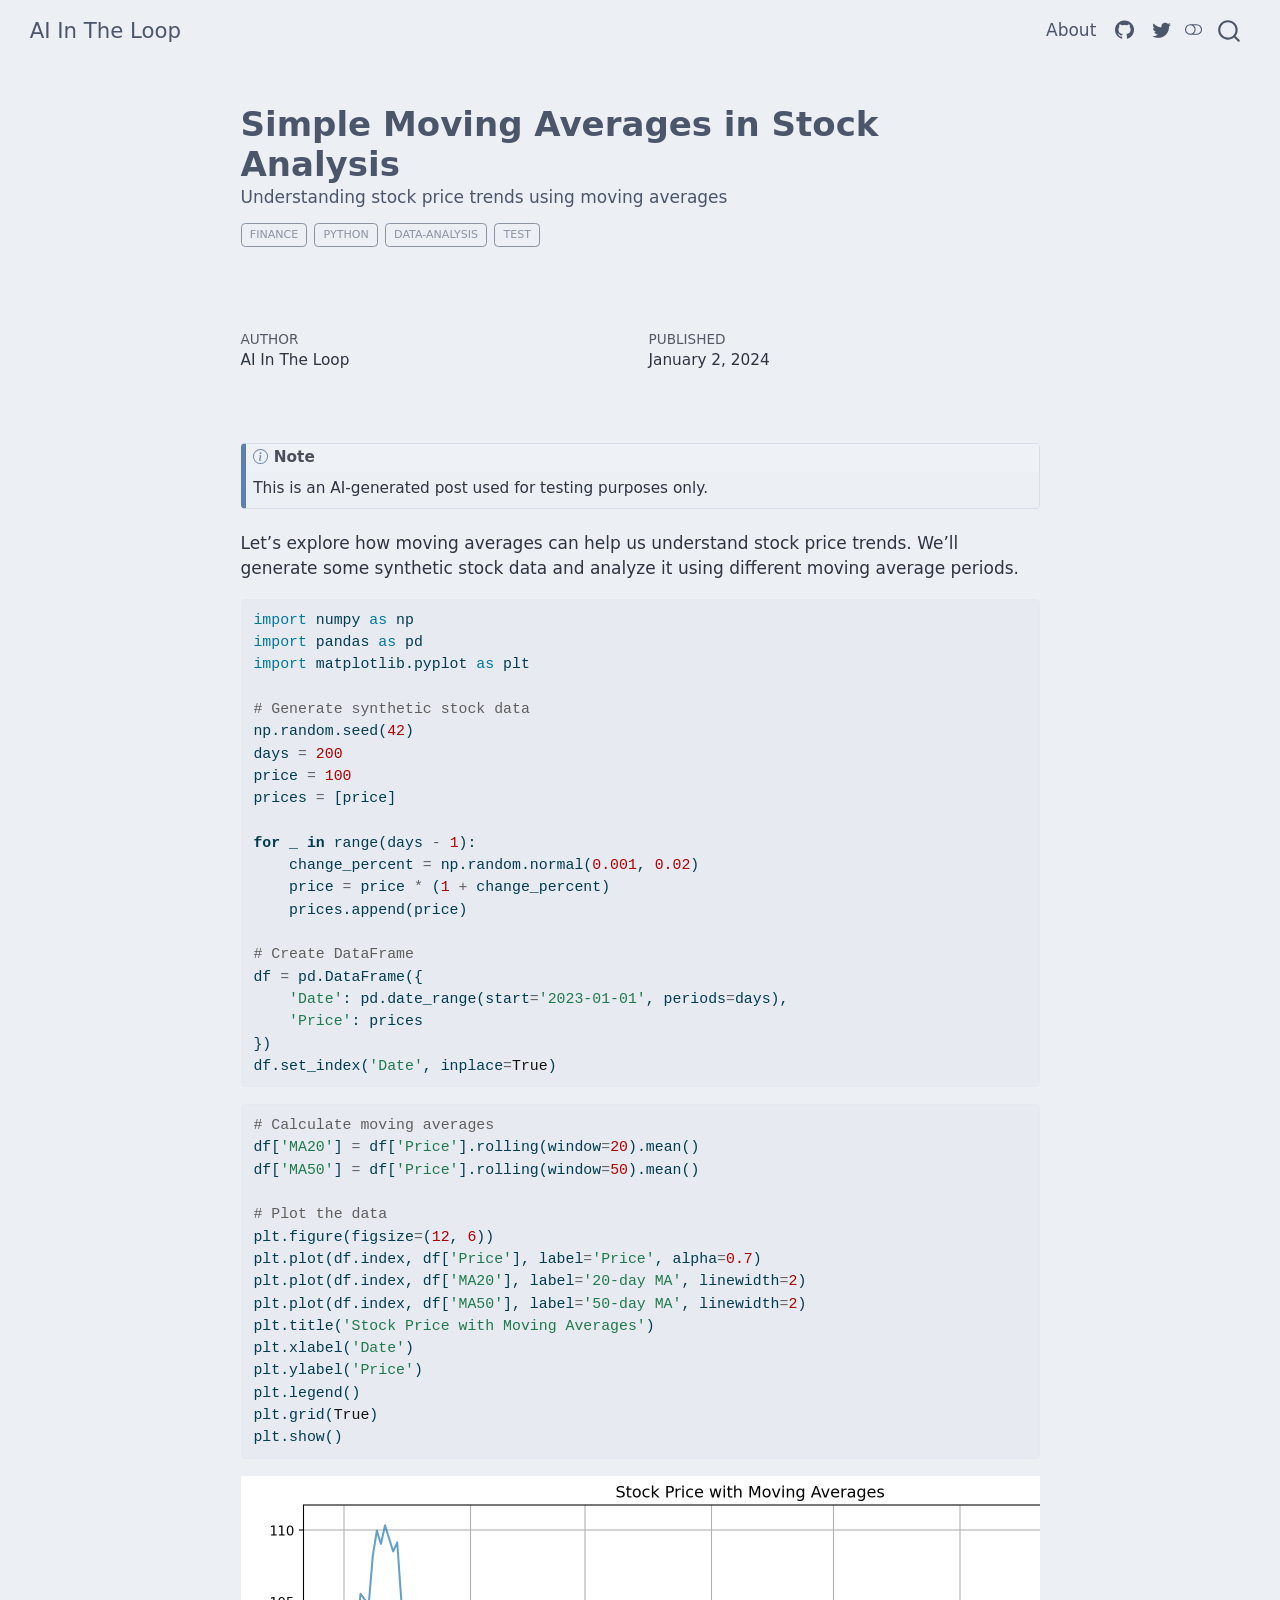
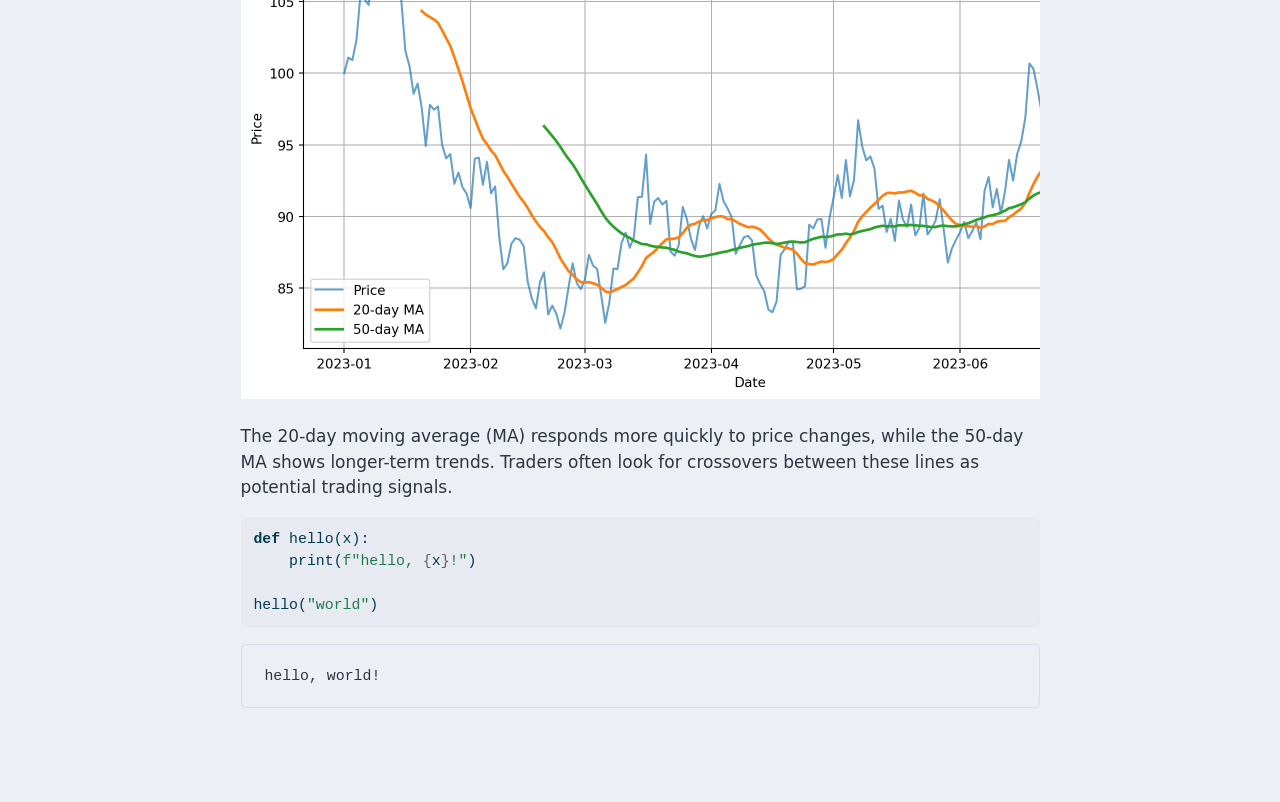
<file: posts/simple-stock-price-analysis/index.html>
<!DOCTYPE html>
<html xmlns="http://www.w3.org/1999/xhtml" lang="en" xml:lang="en"><head>

<meta charset="utf-8">
<meta name="generator" content="quarto-1.6.39">

<meta name="viewport" content="width=device-width, initial-scale=1.0, user-scalable=yes">

<meta name="author" content="AI In The Loop">
<meta name="dcterms.date" content="2024-01-02">
<meta name="description" content="Understanding stock price trends using moving averages">

<title>Simple Moving Averages in Stock Analysis – AI In The Loop</title>
<style>
code{white-space: pre-wrap;}
span.smallcaps{font-variant: small-caps;}
div.columns{display: flex; gap: min(4vw, 1.5em);}
div.column{flex: auto; overflow-x: auto;}
div.hanging-indent{margin-left: 1.5em; text-indent: -1.5em;}
ul.task-list{list-style: none;}
ul.task-list li input[type="checkbox"] {
  width: 0.8em;
  margin: 0 0.8em 0.2em -1em; /* quarto-specific, see https://github.com/quarto-dev/quarto-cli/issues/4556 */ 
  vertical-align: middle;
}
/* CSS for syntax highlighting */
pre > code.sourceCode { white-space: pre; position: relative; }
pre > code.sourceCode > span { line-height: 1.25; }
pre > code.sourceCode > span:empty { height: 1.2em; }
.sourceCode { overflow: visible; }
code.sourceCode > span { color: inherit; text-decoration: inherit; }
div.sourceCode { margin: 1em 0; }
pre.sourceCode { margin: 0; }
@media screen {
div.sourceCode { overflow: auto; }
}
@media print {
pre > code.sourceCode { white-space: pre-wrap; }
pre > code.sourceCode > span { display: inline-block; text-indent: -5em; padding-left: 5em; }
}
pre.numberSource code
  { counter-reset: source-line 0; }
pre.numberSource code > span
  { position: relative; left: -4em; counter-increment: source-line; }
pre.numberSource code > span > a:first-child::before
  { content: counter(source-line);
    position: relative; left: -1em; text-align: right; vertical-align: baseline;
    border: none; display: inline-block;
    -webkit-touch-callout: none; -webkit-user-select: none;
    -khtml-user-select: none; -moz-user-select: none;
    -ms-user-select: none; user-select: none;
    padding: 0 4px; width: 4em;
  }
pre.numberSource { margin-left: 3em;  padding-left: 4px; }
div.sourceCode
  {   }
@media screen {
pre > code.sourceCode > span > a:first-child::before { text-decoration: underline; }
}
</style>


<script src="../../site_libs/quarto-nav/quarto-nav.js"></script>
<script src="../../site_libs/quarto-nav/headroom.min.js"></script>
<script src="../../site_libs/clipboard/clipboard.min.js"></script>
<script src="../../site_libs/quarto-search/autocomplete.umd.js"></script>
<script src="../../site_libs/quarto-search/fuse.min.js"></script>
<script src="../../site_libs/quarto-search/quarto-search.js"></script>
<meta name="quarto:offset" content="../../">
<script src="../../site_libs/quarto-html/quarto.js"></script>
<script src="../../site_libs/quarto-html/popper.min.js"></script>
<script src="../../site_libs/quarto-html/tippy.umd.min.js"></script>
<script src="../../site_libs/quarto-html/anchor.min.js"></script>
<link href="../../site_libs/quarto-html/tippy.css" rel="stylesheet">
<link href="../../site_libs/quarto-html/quarto-syntax-highlighting-8721a27fe2b87214c8ef5c3117acaf7c.css" rel="stylesheet" class="quarto-color-scheme" id="quarto-text-highlighting-styles">
<link href="../../site_libs/quarto-html/quarto-syntax-highlighting-dark-2e1871f17423205a584002cebb8ca4e5.css" rel="prefetch" class="quarto-color-scheme quarto-color-alternate" id="quarto-text-highlighting-styles">
<script src="../../site_libs/bootstrap/bootstrap.min.js"></script>
<link href="../../site_libs/bootstrap/bootstrap-icons.css" rel="stylesheet">
<link href="../../site_libs/bootstrap/bootstrap-9bc8a24e619caad32212b9e4e0d2511e.min.css" rel="stylesheet" append-hash="true" class="quarto-color-scheme" id="quarto-bootstrap" data-mode="light">
<link href="../../site_libs/bootstrap/bootstrap-dark-85a4b6d6f6248cd1107a98136542c941.min.css" rel="prefetch" append-hash="true" class="quarto-color-scheme quarto-color-alternate" id="quarto-bootstrap" data-mode="dark">
<script id="quarto-search-options" type="application/json">{
  "location": "navbar",
  "copy-button": false,
  "collapse-after": 3,
  "panel-placement": "end",
  "type": "overlay",
  "limit": 50,
  "keyboard-shortcut": [
    "f",
    "/",
    "s"
  ],
  "show-item-context": false,
  "language": {
    "search-no-results-text": "No results",
    "search-matching-documents-text": "matching documents",
    "search-copy-link-title": "Copy link to search",
    "search-hide-matches-text": "Hide additional matches",
    "search-more-match-text": "more match in this document",
    "search-more-matches-text": "more matches in this document",
    "search-clear-button-title": "Clear",
    "search-text-placeholder": "",
    "search-detached-cancel-button-title": "Cancel",
    "search-submit-button-title": "Submit",
    "search-label": "Search"
  }
}</script>


</head>

<body class="nav-fixed fullcontent">

<div id="quarto-search-results"></div>
  <header id="quarto-header" class="headroom fixed-top quarto-banner">
    <nav class="navbar navbar-expand-lg " data-bs-theme="dark">
      <div class="navbar-container container-fluid">
      <div class="navbar-brand-container mx-auto">
    <a class="navbar-brand" href="../../index.html">
    <span class="navbar-title">AI In The Loop</span>
    </a>
  </div>
            <div id="quarto-search" class="" title="Search"></div>
          <button class="navbar-toggler" type="button" data-bs-toggle="collapse" data-bs-target="#navbarCollapse" aria-controls="navbarCollapse" role="menu" aria-expanded="false" aria-label="Toggle navigation" onclick="if (window.quartoToggleHeadroom) { window.quartoToggleHeadroom(); }">
  <span class="navbar-toggler-icon"></span>
</button>
          <div class="collapse navbar-collapse" id="navbarCollapse">
            <ul class="navbar-nav navbar-nav-scroll ms-auto">
  <li class="nav-item">
    <a class="nav-link" href="../../about.html"> 
<span class="menu-text">About</span></a>
  </li>  
  <li class="nav-item compact">
    <a class="nav-link" href="https://github.com/michaellosurdo"> <i class="bi bi-github" role="img">
</i> 
<span class="menu-text"></span></a>
  </li>  
  <li class="nav-item compact">
    <a class="nav-link" href="https://twitter.com"> <i class="bi bi-twitter" role="img">
</i> 
<span class="menu-text"></span></a>
  </li>  
</ul>
          </div> <!-- /navcollapse -->
            <div class="quarto-navbar-tools">
  <a href="" class="quarto-color-scheme-toggle quarto-navigation-tool  px-1" onclick="window.quartoToggleColorScheme(); return false;" title="Toggle dark mode"><i class="bi"></i></a>
</div>
      </div> <!-- /container-fluid -->
    </nav>
</header>
<!-- content -->
<header id="title-block-header" class="quarto-title-block default page-columns page-full">
  <div class="quarto-title-banner page-columns page-full">
    <div class="quarto-title column-body">
      <h1 class="title">Simple Moving Averages in Stock Analysis</h1>
                  <div>
        <div class="description">
          Understanding stock price trends using moving averages
        </div>
      </div>
                          <div class="quarto-categories">
                <div class="quarto-category">finance</div>
                <div class="quarto-category">python</div>
                <div class="quarto-category">data-analysis</div>
                <div class="quarto-category">test</div>
              </div>
                  </div>
  </div>
    
  
  <div class="quarto-title-meta">

      <div>
      <div class="quarto-title-meta-heading">Author</div>
      <div class="quarto-title-meta-contents">
               <p>AI In The Loop </p>
            </div>
    </div>
      
      <div>
      <div class="quarto-title-meta-heading">Published</div>
      <div class="quarto-title-meta-contents">
        <p class="date">January 2, 2024</p>
      </div>
    </div>
    
      
    </div>
    
  
  </header><div id="quarto-content" class="quarto-container page-columns page-rows-contents page-layout-article page-navbar">
<!-- sidebar -->
<!-- margin-sidebar -->
    
<!-- main -->
<main class="content quarto-banner-title-block" id="quarto-document-content">





<div class="callout callout-style-default callout-note callout-titled">
<div class="callout-header d-flex align-content-center">
<div class="callout-icon-container">
<i class="callout-icon"></i>
</div>
<div class="callout-title-container flex-fill">
Note
</div>
</div>
<div class="callout-body-container callout-body">
<p>This is an AI-generated post used for testing purposes only.</p>
</div>
</div>
<p>Let’s explore how moving averages can help us understand stock price trends. We’ll generate some synthetic stock data and analyze it using different moving average periods.</p>
<div id="cell-3" class="cell" data-execution_count="1">
<div class="sourceCode cell-code" id="cb1"><pre class="sourceCode python code-with-copy"><code class="sourceCode python"><span id="cb1-1"><a href="#cb1-1" aria-hidden="true" tabindex="-1"></a><span class="im">import</span> numpy <span class="im">as</span> np</span>
<span id="cb1-2"><a href="#cb1-2" aria-hidden="true" tabindex="-1"></a><span class="im">import</span> pandas <span class="im">as</span> pd</span>
<span id="cb1-3"><a href="#cb1-3" aria-hidden="true" tabindex="-1"></a><span class="im">import</span> matplotlib.pyplot <span class="im">as</span> plt</span>
<span id="cb1-4"><a href="#cb1-4" aria-hidden="true" tabindex="-1"></a></span>
<span id="cb1-5"><a href="#cb1-5" aria-hidden="true" tabindex="-1"></a><span class="co"># Generate synthetic stock data</span></span>
<span id="cb1-6"><a href="#cb1-6" aria-hidden="true" tabindex="-1"></a>np.random.seed(<span class="dv">42</span>)</span>
<span id="cb1-7"><a href="#cb1-7" aria-hidden="true" tabindex="-1"></a>days <span class="op">=</span> <span class="dv">200</span></span>
<span id="cb1-8"><a href="#cb1-8" aria-hidden="true" tabindex="-1"></a>price <span class="op">=</span> <span class="dv">100</span></span>
<span id="cb1-9"><a href="#cb1-9" aria-hidden="true" tabindex="-1"></a>prices <span class="op">=</span> [price]</span>
<span id="cb1-10"><a href="#cb1-10" aria-hidden="true" tabindex="-1"></a></span>
<span id="cb1-11"><a href="#cb1-11" aria-hidden="true" tabindex="-1"></a><span class="cf">for</span> _ <span class="kw">in</span> <span class="bu">range</span>(days <span class="op">-</span> <span class="dv">1</span>):</span>
<span id="cb1-12"><a href="#cb1-12" aria-hidden="true" tabindex="-1"></a>    change_percent <span class="op">=</span> np.random.normal(<span class="fl">0.001</span>, <span class="fl">0.02</span>)</span>
<span id="cb1-13"><a href="#cb1-13" aria-hidden="true" tabindex="-1"></a>    price <span class="op">=</span> price <span class="op">*</span> (<span class="dv">1</span> <span class="op">+</span> change_percent)</span>
<span id="cb1-14"><a href="#cb1-14" aria-hidden="true" tabindex="-1"></a>    prices.append(price)</span>
<span id="cb1-15"><a href="#cb1-15" aria-hidden="true" tabindex="-1"></a></span>
<span id="cb1-16"><a href="#cb1-16" aria-hidden="true" tabindex="-1"></a><span class="co"># Create DataFrame</span></span>
<span id="cb1-17"><a href="#cb1-17" aria-hidden="true" tabindex="-1"></a>df <span class="op">=</span> pd.DataFrame({</span>
<span id="cb1-18"><a href="#cb1-18" aria-hidden="true" tabindex="-1"></a>    <span class="st">'Date'</span>: pd.date_range(start<span class="op">=</span><span class="st">'2023-01-01'</span>, periods<span class="op">=</span>days),</span>
<span id="cb1-19"><a href="#cb1-19" aria-hidden="true" tabindex="-1"></a>    <span class="st">'Price'</span>: prices</span>
<span id="cb1-20"><a href="#cb1-20" aria-hidden="true" tabindex="-1"></a>})</span>
<span id="cb1-21"><a href="#cb1-21" aria-hidden="true" tabindex="-1"></a>df.set_index(<span class="st">'Date'</span>, inplace<span class="op">=</span><span class="va">True</span>)</span></code><button title="Copy to Clipboard" class="code-copy-button"><i class="bi"></i></button></pre></div>
</div>
<div id="cell-4" class="cell" data-execution_count="2">
<div class="sourceCode cell-code" id="cb2"><pre class="sourceCode python code-with-copy"><code class="sourceCode python"><span id="cb2-1"><a href="#cb2-1" aria-hidden="true" tabindex="-1"></a><span class="co"># Calculate moving averages</span></span>
<span id="cb2-2"><a href="#cb2-2" aria-hidden="true" tabindex="-1"></a>df[<span class="st">'MA20'</span>] <span class="op">=</span> df[<span class="st">'Price'</span>].rolling(window<span class="op">=</span><span class="dv">20</span>).mean()</span>
<span id="cb2-3"><a href="#cb2-3" aria-hidden="true" tabindex="-1"></a>df[<span class="st">'MA50'</span>] <span class="op">=</span> df[<span class="st">'Price'</span>].rolling(window<span class="op">=</span><span class="dv">50</span>).mean()</span>
<span id="cb2-4"><a href="#cb2-4" aria-hidden="true" tabindex="-1"></a></span>
<span id="cb2-5"><a href="#cb2-5" aria-hidden="true" tabindex="-1"></a><span class="co"># Plot the data</span></span>
<span id="cb2-6"><a href="#cb2-6" aria-hidden="true" tabindex="-1"></a>plt.figure(figsize<span class="op">=</span>(<span class="dv">12</span>, <span class="dv">6</span>))</span>
<span id="cb2-7"><a href="#cb2-7" aria-hidden="true" tabindex="-1"></a>plt.plot(df.index, df[<span class="st">'Price'</span>], label<span class="op">=</span><span class="st">'Price'</span>, alpha<span class="op">=</span><span class="fl">0.7</span>)</span>
<span id="cb2-8"><a href="#cb2-8" aria-hidden="true" tabindex="-1"></a>plt.plot(df.index, df[<span class="st">'MA20'</span>], label<span class="op">=</span><span class="st">'20-day MA'</span>, linewidth<span class="op">=</span><span class="dv">2</span>)</span>
<span id="cb2-9"><a href="#cb2-9" aria-hidden="true" tabindex="-1"></a>plt.plot(df.index, df[<span class="st">'MA50'</span>], label<span class="op">=</span><span class="st">'50-day MA'</span>, linewidth<span class="op">=</span><span class="dv">2</span>)</span>
<span id="cb2-10"><a href="#cb2-10" aria-hidden="true" tabindex="-1"></a>plt.title(<span class="st">'Stock Price with Moving Averages'</span>)</span>
<span id="cb2-11"><a href="#cb2-11" aria-hidden="true" tabindex="-1"></a>plt.xlabel(<span class="st">'Date'</span>)</span>
<span id="cb2-12"><a href="#cb2-12" aria-hidden="true" tabindex="-1"></a>plt.ylabel(<span class="st">'Price'</span>)</span>
<span id="cb2-13"><a href="#cb2-13" aria-hidden="true" tabindex="-1"></a>plt.legend()</span>
<span id="cb2-14"><a href="#cb2-14" aria-hidden="true" tabindex="-1"></a>plt.grid(<span class="va">True</span>)</span>
<span id="cb2-15"><a href="#cb2-15" aria-hidden="true" tabindex="-1"></a>plt.show()</span></code><button title="Copy to Clipboard" class="code-copy-button"><i class="bi"></i></button></pre></div>
<div class="cell-output cell-output-display">
<div>
<figure class="figure">
<p><img src="index_files/figure-html/cell-3-output-1.png" width="965" height="523" class="figure-img"></p>
</figure>
</div>
</div>
</div>
<p>The 20-day moving average (MA) responds more quickly to price changes, while the 50-day MA shows longer-term trends. Traders often look for crossovers between these lines as potential trading signals.</p>
<div id="cell-6" class="cell" data-execution_count="3">
<div class="sourceCode cell-code" id="cb3"><pre class="sourceCode python code-with-copy"><code class="sourceCode python"><span id="cb3-1"><a href="#cb3-1" aria-hidden="true" tabindex="-1"></a><span class="kw">def</span> hello(x):</span>
<span id="cb3-2"><a href="#cb3-2" aria-hidden="true" tabindex="-1"></a>    <span class="bu">print</span>(<span class="ss">f"hello, </span><span class="sc">{</span>x<span class="sc">}</span><span class="ss">!"</span>)</span>
<span id="cb3-3"><a href="#cb3-3" aria-hidden="true" tabindex="-1"></a></span>
<span id="cb3-4"><a href="#cb3-4" aria-hidden="true" tabindex="-1"></a>hello(<span class="st">"world"</span>)</span></code><button title="Copy to Clipboard" class="code-copy-button"><i class="bi"></i></button></pre></div>
<div class="cell-output cell-output-stdout">
<pre><code>hello, world!</code></pre>
</div>
</div>



</main> <!-- /main -->
<script id="quarto-html-after-body" type="application/javascript">
window.document.addEventListener("DOMContentLoaded", function (event) {
  const toggleBodyColorMode = (bsSheetEl) => {
    const mode = bsSheetEl.getAttribute("data-mode");
    const bodyEl = window.document.querySelector("body");
    if (mode === "dark") {
      bodyEl.classList.add("quarto-dark");
      bodyEl.classList.remove("quarto-light");
    } else {
      bodyEl.classList.add("quarto-light");
      bodyEl.classList.remove("quarto-dark");
    }
  }
  const toggleBodyColorPrimary = () => {
    const bsSheetEl = window.document.querySelector("link#quarto-bootstrap");
    if (bsSheetEl) {
      toggleBodyColorMode(bsSheetEl);
    }
  }
  toggleBodyColorPrimary();  
  const disableStylesheet = (stylesheets) => {
    for (let i=0; i < stylesheets.length; i++) {
      const stylesheet = stylesheets[i];
      stylesheet.rel = 'prefetch';
    }
  }
  const enableStylesheet = (stylesheets) => {
    for (let i=0; i < stylesheets.length; i++) {
      const stylesheet = stylesheets[i];
      stylesheet.rel = 'stylesheet';
    }
  }
  const manageTransitions = (selector, allowTransitions) => {
    const els = window.document.querySelectorAll(selector);
    for (let i=0; i < els.length; i++) {
      const el = els[i];
      if (allowTransitions) {
        el.classList.remove('notransition');
      } else {
        el.classList.add('notransition');
      }
    }
  }
  const toggleGiscusIfUsed = (isAlternate, darkModeDefault) => {
    const baseTheme = document.querySelector('#giscus-base-theme')?.value ?? 'light';
    const alternateTheme = document.querySelector('#giscus-alt-theme')?.value ?? 'dark';
    let newTheme = '';
    if(darkModeDefault) {
      newTheme = isAlternate ? baseTheme : alternateTheme;
    } else {
      newTheme = isAlternate ? alternateTheme : baseTheme;
    }
    const changeGiscusTheme = () => {
      // From: https://github.com/giscus/giscus/issues/336
      const sendMessage = (message) => {
        const iframe = document.querySelector('iframe.giscus-frame');
        if (!iframe) return;
        iframe.contentWindow.postMessage({ giscus: message }, 'https://giscus.app');
      }
      sendMessage({
        setConfig: {
          theme: newTheme
        }
      });
    }
    const isGiscussLoaded = window.document.querySelector('iframe.giscus-frame') !== null;
    if (isGiscussLoaded) {
      changeGiscusTheme();
    }
  }
  const toggleColorMode = (alternate) => {
    // Switch the stylesheets
    const alternateStylesheets = window.document.querySelectorAll('link.quarto-color-scheme.quarto-color-alternate');
    manageTransitions('#quarto-margin-sidebar .nav-link', false);
    if (alternate) {
      enableStylesheet(alternateStylesheets);
      for (const sheetNode of alternateStylesheets) {
        if (sheetNode.id === "quarto-bootstrap") {
          toggleBodyColorMode(sheetNode);
        }
      }
    } else {
      disableStylesheet(alternateStylesheets);
      toggleBodyColorPrimary();
    }
    manageTransitions('#quarto-margin-sidebar .nav-link', true);
    // Switch the toggles
    const toggles = window.document.querySelectorAll('.quarto-color-scheme-toggle');
    for (let i=0; i < toggles.length; i++) {
      const toggle = toggles[i];
      if (toggle) {
        if (alternate) {
          toggle.classList.add("alternate");     
        } else {
          toggle.classList.remove("alternate");
        }
      }
    }
    // Hack to workaround the fact that safari doesn't
    // properly recolor the scrollbar when toggling (#1455)
    if (navigator.userAgent.indexOf('Safari') > 0 && navigator.userAgent.indexOf('Chrome') == -1) {
      manageTransitions("body", false);
      window.scrollTo(0, 1);
      setTimeout(() => {
        window.scrollTo(0, 0);
        manageTransitions("body", true);
      }, 40);  
    }
  }
  const isFileUrl = () => { 
    return window.location.protocol === 'file:';
  }
  const hasAlternateSentinel = () => {  
    let styleSentinel = getColorSchemeSentinel();
    if (styleSentinel !== null) {
      return styleSentinel === "alternate";
    } else {
      return false;
    }
  }
  const setStyleSentinel = (alternate) => {
    const value = alternate ? "alternate" : "default";
    if (!isFileUrl()) {
      window.localStorage.setItem("quarto-color-scheme", value);
    } else {
      localAlternateSentinel = value;
    }
  }
  const getColorSchemeSentinel = () => {
    if (!isFileUrl()) {
      const storageValue = window.localStorage.getItem("quarto-color-scheme");
      return storageValue != null ? storageValue : localAlternateSentinel;
    } else {
      return localAlternateSentinel;
    }
  }
  const darkModeDefault = false;
  let localAlternateSentinel = darkModeDefault ? 'alternate' : 'default';
  // Dark / light mode switch
  window.quartoToggleColorScheme = () => {
    // Read the current dark / light value 
    let toAlternate = !hasAlternateSentinel();
    toggleColorMode(toAlternate);
    setStyleSentinel(toAlternate);
    toggleGiscusIfUsed(toAlternate, darkModeDefault);
  };
  // Ensure there is a toggle, if there isn't float one in the top right
  if (window.document.querySelector('.quarto-color-scheme-toggle') === null) {
    const a = window.document.createElement('a');
    a.classList.add('top-right');
    a.classList.add('quarto-color-scheme-toggle');
    a.href = "";
    a.onclick = function() { try { window.quartoToggleColorScheme(); } catch {} return false; };
    const i = window.document.createElement("i");
    i.classList.add('bi');
    a.appendChild(i);
    window.document.body.appendChild(a);
  }
  // Switch to dark mode if need be
  if (hasAlternateSentinel()) {
    toggleColorMode(true);
  } else {
    toggleColorMode(false);
  }
  const icon = "";
  const anchorJS = new window.AnchorJS();
  anchorJS.options = {
    placement: 'right',
    icon: icon
  };
  anchorJS.add('.anchored');
  const isCodeAnnotation = (el) => {
    for (const clz of el.classList) {
      if (clz.startsWith('code-annotation-')) {                     
        return true;
      }
    }
    return false;
  }
  const onCopySuccess = function(e) {
    // button target
    const button = e.trigger;
    // don't keep focus
    button.blur();
    // flash "checked"
    button.classList.add('code-copy-button-checked');
    var currentTitle = button.getAttribute("title");
    button.setAttribute("title", "Copied!");
    let tooltip;
    if (window.bootstrap) {
      button.setAttribute("data-bs-toggle", "tooltip");
      button.setAttribute("data-bs-placement", "left");
      button.setAttribute("data-bs-title", "Copied!");
      tooltip = new bootstrap.Tooltip(button, 
        { trigger: "manual", 
          customClass: "code-copy-button-tooltip",
          offset: [0, -8]});
      tooltip.show();    
    }
    setTimeout(function() {
      if (tooltip) {
        tooltip.hide();
        button.removeAttribute("data-bs-title");
        button.removeAttribute("data-bs-toggle");
        button.removeAttribute("data-bs-placement");
      }
      button.setAttribute("title", currentTitle);
      button.classList.remove('code-copy-button-checked');
    }, 1000);
    // clear code selection
    e.clearSelection();
  }
  const getTextToCopy = function(trigger) {
      const codeEl = trigger.previousElementSibling.cloneNode(true);
      for (const childEl of codeEl.children) {
        if (isCodeAnnotation(childEl)) {
          childEl.remove();
        }
      }
      return codeEl.innerText;
  }
  const clipboard = new window.ClipboardJS('.code-copy-button:not([data-in-quarto-modal])', {
    text: getTextToCopy
  });
  clipboard.on('success', onCopySuccess);
  if (window.document.getElementById('quarto-embedded-source-code-modal')) {
    const clipboardModal = new window.ClipboardJS('.code-copy-button[data-in-quarto-modal]', {
      text: getTextToCopy,
      container: window.document.getElementById('quarto-embedded-source-code-modal')
    });
    clipboardModal.on('success', onCopySuccess);
  }
    var localhostRegex = new RegExp(/^(?:http|https):\/\/localhost\:?[0-9]*\//);
    var mailtoRegex = new RegExp(/^mailto:/);
      var filterRegex = new RegExp('/' + window.location.host + '/');
    var isInternal = (href) => {
        return filterRegex.test(href) || localhostRegex.test(href) || mailtoRegex.test(href);
    }
    // Inspect non-navigation links and adorn them if external
 	var links = window.document.querySelectorAll('a[href]:not(.nav-link):not(.navbar-brand):not(.toc-action):not(.sidebar-link):not(.sidebar-item-toggle):not(.pagination-link):not(.no-external):not([aria-hidden]):not(.dropdown-item):not(.quarto-navigation-tool):not(.about-link)');
    for (var i=0; i<links.length; i++) {
      const link = links[i];
      if (!isInternal(link.href)) {
        // undo the damage that might have been done by quarto-nav.js in the case of
        // links that we want to consider external
        if (link.dataset.originalHref !== undefined) {
          link.href = link.dataset.originalHref;
        }
      }
    }
  function tippyHover(el, contentFn, onTriggerFn, onUntriggerFn) {
    const config = {
      allowHTML: true,
      maxWidth: 500,
      delay: 100,
      arrow: false,
      appendTo: function(el) {
          return el.parentElement;
      },
      interactive: true,
      interactiveBorder: 10,
      theme: 'quarto',
      placement: 'bottom-start',
    };
    if (contentFn) {
      config.content = contentFn;
    }
    if (onTriggerFn) {
      config.onTrigger = onTriggerFn;
    }
    if (onUntriggerFn) {
      config.onUntrigger = onUntriggerFn;
    }
    window.tippy(el, config); 
  }
  const noterefs = window.document.querySelectorAll('a[role="doc-noteref"]');
  for (var i=0; i<noterefs.length; i++) {
    const ref = noterefs[i];
    tippyHover(ref, function() {
      // use id or data attribute instead here
      let href = ref.getAttribute('data-footnote-href') || ref.getAttribute('href');
      try { href = new URL(href).hash; } catch {}
      const id = href.replace(/^#\/?/, "");
      const note = window.document.getElementById(id);
      if (note) {
        return note.innerHTML;
      } else {
        return "";
      }
    });
  }
  const xrefs = window.document.querySelectorAll('a.quarto-xref');
  const processXRef = (id, note) => {
    // Strip column container classes
    const stripColumnClz = (el) => {
      el.classList.remove("page-full", "page-columns");
      if (el.children) {
        for (const child of el.children) {
          stripColumnClz(child);
        }
      }
    }
    stripColumnClz(note)
    if (id === null || id.startsWith('sec-')) {
      // Special case sections, only their first couple elements
      const container = document.createElement("div");
      if (note.children && note.children.length > 2) {
        container.appendChild(note.children[0].cloneNode(true));
        for (let i = 1; i < note.children.length; i++) {
          const child = note.children[i];
          if (child.tagName === "P" && child.innerText === "") {
            continue;
          } else {
            container.appendChild(child.cloneNode(true));
            break;
          }
        }
        if (window.Quarto?.typesetMath) {
          window.Quarto.typesetMath(container);
        }
        return container.innerHTML
      } else {
        if (window.Quarto?.typesetMath) {
          window.Quarto.typesetMath(note);
        }
        return note.innerHTML;
      }
    } else {
      // Remove any anchor links if they are present
      const anchorLink = note.querySelector('a.anchorjs-link');
      if (anchorLink) {
        anchorLink.remove();
      }
      if (window.Quarto?.typesetMath) {
        window.Quarto.typesetMath(note);
      }
      if (note.classList.contains("callout")) {
        return note.outerHTML;
      } else {
        return note.innerHTML;
      }
    }
  }
  for (var i=0; i<xrefs.length; i++) {
    const xref = xrefs[i];
    tippyHover(xref, undefined, function(instance) {
      instance.disable();
      let url = xref.getAttribute('href');
      let hash = undefined; 
      if (url.startsWith('#')) {
        hash = url;
      } else {
        try { hash = new URL(url).hash; } catch {}
      }
      if (hash) {
        const id = hash.replace(/^#\/?/, "");
        const note = window.document.getElementById(id);
        if (note !== null) {
          try {
            const html = processXRef(id, note.cloneNode(true));
            instance.setContent(html);
          } finally {
            instance.enable();
            instance.show();
          }
        } else {
          // See if we can fetch this
          fetch(url.split('#')[0])
          .then(res => res.text())
          .then(html => {
            const parser = new DOMParser();
            const htmlDoc = parser.parseFromString(html, "text/html");
            const note = htmlDoc.getElementById(id);
            if (note !== null) {
              const html = processXRef(id, note);
              instance.setContent(html);
            } 
          }).finally(() => {
            instance.enable();
            instance.show();
          });
        }
      } else {
        // See if we can fetch a full url (with no hash to target)
        // This is a special case and we should probably do some content thinning / targeting
        fetch(url)
        .then(res => res.text())
        .then(html => {
          const parser = new DOMParser();
          const htmlDoc = parser.parseFromString(html, "text/html");
          const note = htmlDoc.querySelector('main.content');
          if (note !== null) {
            // This should only happen for chapter cross references
            // (since there is no id in the URL)
            // remove the first header
            if (note.children.length > 0 && note.children[0].tagName === "HEADER") {
              note.children[0].remove();
            }
            const html = processXRef(null, note);
            instance.setContent(html);
          } 
        }).finally(() => {
          instance.enable();
          instance.show();
        });
      }
    }, function(instance) {
    });
  }
      let selectedAnnoteEl;
      const selectorForAnnotation = ( cell, annotation) => {
        let cellAttr = 'data-code-cell="' + cell + '"';
        let lineAttr = 'data-code-annotation="' +  annotation + '"';
        const selector = 'span[' + cellAttr + '][' + lineAttr + ']';
        return selector;
      }
      const selectCodeLines = (annoteEl) => {
        const doc = window.document;
        const targetCell = annoteEl.getAttribute("data-target-cell");
        const targetAnnotation = annoteEl.getAttribute("data-target-annotation");
        const annoteSpan = window.document.querySelector(selectorForAnnotation(targetCell, targetAnnotation));
        const lines = annoteSpan.getAttribute("data-code-lines").split(",");
        const lineIds = lines.map((line) => {
          return targetCell + "-" + line;
        })
        let top = null;
        let height = null;
        let parent = null;
        if (lineIds.length > 0) {
            //compute the position of the single el (top and bottom and make a div)
            const el = window.document.getElementById(lineIds[0]);
            top = el.offsetTop;
            height = el.offsetHeight;
            parent = el.parentElement.parentElement;
          if (lineIds.length > 1) {
            const lastEl = window.document.getElementById(lineIds[lineIds.length - 1]);
            const bottom = lastEl.offsetTop + lastEl.offsetHeight;
            height = bottom - top;
          }
          if (top !== null && height !== null && parent !== null) {
            // cook up a div (if necessary) and position it 
            let div = window.document.getElementById("code-annotation-line-highlight");
            if (div === null) {
              div = window.document.createElement("div");
              div.setAttribute("id", "code-annotation-line-highlight");
              div.style.position = 'absolute';
              parent.appendChild(div);
            }
            div.style.top = top - 2 + "px";
            div.style.height = height + 4 + "px";
            div.style.left = 0;
            let gutterDiv = window.document.getElementById("code-annotation-line-highlight-gutter");
            if (gutterDiv === null) {
              gutterDiv = window.document.createElement("div");
              gutterDiv.setAttribute("id", "code-annotation-line-highlight-gutter");
              gutterDiv.style.position = 'absolute';
              const codeCell = window.document.getElementById(targetCell);
              const gutter = codeCell.querySelector('.code-annotation-gutter');
              gutter.appendChild(gutterDiv);
            }
            gutterDiv.style.top = top - 2 + "px";
            gutterDiv.style.height = height + 4 + "px";
          }
          selectedAnnoteEl = annoteEl;
        }
      };
      const unselectCodeLines = () => {
        const elementsIds = ["code-annotation-line-highlight", "code-annotation-line-highlight-gutter"];
        elementsIds.forEach((elId) => {
          const div = window.document.getElementById(elId);
          if (div) {
            div.remove();
          }
        });
        selectedAnnoteEl = undefined;
      };
        // Handle positioning of the toggle
    window.addEventListener(
      "resize",
      throttle(() => {
        elRect = undefined;
        if (selectedAnnoteEl) {
          selectCodeLines(selectedAnnoteEl);
        }
      }, 10)
    );
    function throttle(fn, ms) {
    let throttle = false;
    let timer;
      return (...args) => {
        if(!throttle) { // first call gets through
            fn.apply(this, args);
            throttle = true;
        } else { // all the others get throttled
            if(timer) clearTimeout(timer); // cancel #2
            timer = setTimeout(() => {
              fn.apply(this, args);
              timer = throttle = false;
            }, ms);
        }
      };
    }
      // Attach click handler to the DT
      const annoteDls = window.document.querySelectorAll('dt[data-target-cell]');
      for (const annoteDlNode of annoteDls) {
        annoteDlNode.addEventListener('click', (event) => {
          const clickedEl = event.target;
          if (clickedEl !== selectedAnnoteEl) {
            unselectCodeLines();
            const activeEl = window.document.querySelector('dt[data-target-cell].code-annotation-active');
            if (activeEl) {
              activeEl.classList.remove('code-annotation-active');
            }
            selectCodeLines(clickedEl);
            clickedEl.classList.add('code-annotation-active');
          } else {
            // Unselect the line
            unselectCodeLines();
            clickedEl.classList.remove('code-annotation-active');
          }
        });
      }
  const findCites = (el) => {
    const parentEl = el.parentElement;
    if (parentEl) {
      const cites = parentEl.dataset.cites;
      if (cites) {
        return {
          el,
          cites: cites.split(' ')
        };
      } else {
        return findCites(el.parentElement)
      }
    } else {
      return undefined;
    }
  };
  var bibliorefs = window.document.querySelectorAll('a[role="doc-biblioref"]');
  for (var i=0; i<bibliorefs.length; i++) {
    const ref = bibliorefs[i];
    const citeInfo = findCites(ref);
    if (citeInfo) {
      tippyHover(citeInfo.el, function() {
        var popup = window.document.createElement('div');
        citeInfo.cites.forEach(function(cite) {
          var citeDiv = window.document.createElement('div');
          citeDiv.classList.add('hanging-indent');
          citeDiv.classList.add('csl-entry');
          var biblioDiv = window.document.getElementById('ref-' + cite);
          if (biblioDiv) {
            citeDiv.innerHTML = biblioDiv.innerHTML;
          }
          popup.appendChild(citeDiv);
        });
        return popup.innerHTML;
      });
    }
  }
});
</script>
</div> <!-- /content -->




</body></html>
</file>
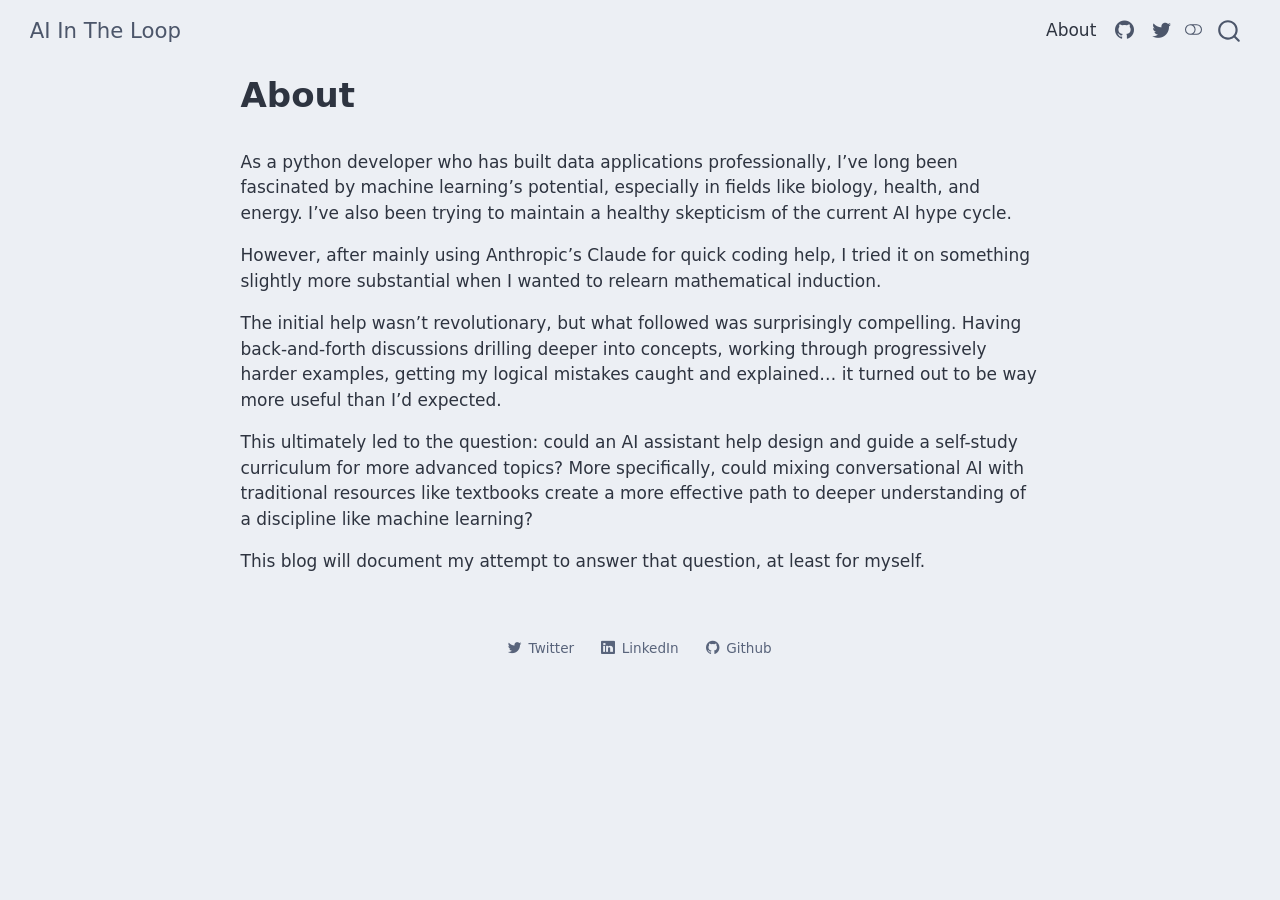
<file: about.html>
<!DOCTYPE html>
<html xmlns="http://www.w3.org/1999/xhtml" lang="en" xml:lang="en"><head>

<meta charset="utf-8">
<meta name="generator" content="quarto-1.6.39">

<meta name="viewport" content="width=device-width, initial-scale=1.0, user-scalable=yes">


<title>About – AI In The Loop</title>
<style>
code{white-space: pre-wrap;}
span.smallcaps{font-variant: small-caps;}
div.columns{display: flex; gap: min(4vw, 1.5em);}
div.column{flex: auto; overflow-x: auto;}
div.hanging-indent{margin-left: 1.5em; text-indent: -1.5em;}
ul.task-list{list-style: none;}
ul.task-list li input[type="checkbox"] {
  width: 0.8em;
  margin: 0 0.8em 0.2em -1em; /* quarto-specific, see https://github.com/quarto-dev/quarto-cli/issues/4556 */ 
  vertical-align: middle;
}
</style>


<script src="site_libs/quarto-nav/quarto-nav.js"></script>
<script src="site_libs/quarto-nav/headroom.min.js"></script>
<script src="site_libs/clipboard/clipboard.min.js"></script>
<script src="site_libs/quarto-search/autocomplete.umd.js"></script>
<script src="site_libs/quarto-search/fuse.min.js"></script>
<script src="site_libs/quarto-search/quarto-search.js"></script>
<meta name="quarto:offset" content="./">
<script src="site_libs/quarto-html/quarto.js"></script>
<script src="site_libs/quarto-html/popper.min.js"></script>
<script src="site_libs/quarto-html/tippy.umd.min.js"></script>
<link href="site_libs/quarto-html/tippy.css" rel="stylesheet">
<link href="site_libs/quarto-html/quarto-syntax-highlighting-8721a27fe2b87214c8ef5c3117acaf7c.css" rel="stylesheet" class="quarto-color-scheme" id="quarto-text-highlighting-styles">
<link href="site_libs/quarto-html/quarto-syntax-highlighting-dark-2e1871f17423205a584002cebb8ca4e5.css" rel="prefetch" class="quarto-color-scheme quarto-color-alternate" id="quarto-text-highlighting-styles">
<script src="site_libs/bootstrap/bootstrap.min.js"></script>
<link href="site_libs/bootstrap/bootstrap-icons.css" rel="stylesheet">
<link href="site_libs/bootstrap/bootstrap-9bc8a24e619caad32212b9e4e0d2511e.min.css" rel="stylesheet" append-hash="true" class="quarto-color-scheme" id="quarto-bootstrap" data-mode="light">
<link href="site_libs/bootstrap/bootstrap-dark-85a4b6d6f6248cd1107a98136542c941.min.css" rel="prefetch" append-hash="true" class="quarto-color-scheme quarto-color-alternate" id="quarto-bootstrap" data-mode="dark">
<script id="quarto-search-options" type="application/json">{
  "location": "navbar",
  "copy-button": false,
  "collapse-after": 3,
  "panel-placement": "end",
  "type": "overlay",
  "limit": 50,
  "keyboard-shortcut": [
    "f",
    "/",
    "s"
  ],
  "show-item-context": false,
  "language": {
    "search-no-results-text": "No results",
    "search-matching-documents-text": "matching documents",
    "search-copy-link-title": "Copy link to search",
    "search-hide-matches-text": "Hide additional matches",
    "search-more-match-text": "more match in this document",
    "search-more-matches-text": "more matches in this document",
    "search-clear-button-title": "Clear",
    "search-text-placeholder": "",
    "search-detached-cancel-button-title": "Cancel",
    "search-submit-button-title": "Submit",
    "search-label": "Search"
  }
}</script>


</head>

<body class="nav-fixed fullcontent">

<div id="quarto-search-results"></div>
  <header id="quarto-header" class="headroom fixed-top">
    <nav class="navbar navbar-expand-lg " data-bs-theme="dark">
      <div class="navbar-container container-fluid">
      <div class="navbar-brand-container mx-auto">
    <a class="navbar-brand" href="./index.html">
    <span class="navbar-title">AI In The Loop</span>
    </a>
  </div>
            <div id="quarto-search" class="" title="Search"></div>
          <button class="navbar-toggler" type="button" data-bs-toggle="collapse" data-bs-target="#navbarCollapse" aria-controls="navbarCollapse" role="menu" aria-expanded="false" aria-label="Toggle navigation" onclick="if (window.quartoToggleHeadroom) { window.quartoToggleHeadroom(); }">
  <span class="navbar-toggler-icon"></span>
</button>
          <div class="collapse navbar-collapse" id="navbarCollapse">
            <ul class="navbar-nav navbar-nav-scroll ms-auto">
  <li class="nav-item">
    <a class="nav-link active" href="./about.html" aria-current="page"> 
<span class="menu-text">About</span></a>
  </li>  
  <li class="nav-item compact">
    <a class="nav-link" href="https://github.com/michaellosurdo"> <i class="bi bi-github" role="img">
</i> 
<span class="menu-text"></span></a>
  </li>  
  <li class="nav-item compact">
    <a class="nav-link" href="https://twitter.com"> <i class="bi bi-twitter" role="img">
</i> 
<span class="menu-text"></span></a>
  </li>  
</ul>
          </div> <!-- /navcollapse -->
            <div class="quarto-navbar-tools">
  <a href="" class="quarto-color-scheme-toggle quarto-navigation-tool  px-1" onclick="window.quartoToggleColorScheme(); return false;" title="Toggle dark mode"><i class="bi"></i></a>
</div>
      </div> <!-- /container-fluid -->
    </nav>
</header>
<!-- content -->
<div id="quarto-content" class="quarto-container page-columns page-rows-contents page-layout-article page-navbar">
<!-- sidebar -->
<!-- margin-sidebar -->
    
<!-- main -->
<div class="quarto-about-marquee">
  <div class="about-image-container">
  </div>
  <div class="about-contents">
    <header id="title-block-header" class="quarto-title-block default">
<div class="quarto-title">
<h1 class="title">About</h1>
</div>
<div class="quarto-title-meta">
  </div>
</header> <main class="content" id="quarto-document-content">
<p>As a python developer who has built data applications professionally, I’ve long been fascinated by machine learning’s potential, especially in fields like biology, health, and energy. I’ve also been trying to maintain a healthy skepticism of the current AI hype cycle.</p>
<p>However, after mainly using Anthropic’s Claude for quick coding help, I tried it on something slightly more substantial when I wanted to relearn mathematical induction.</p>
<p>The initial help wasn’t revolutionary, but what followed was surprisingly compelling. Having back-and-forth discussions drilling deeper into concepts, working through progressively harder examples, getting my logical mistakes caught and explained… it turned out to be way more useful than I’d expected.</p>
<p>This ultimately led to the question: could an AI assistant help design and guide a self-study curriculum for more advanced topics? More specifically, could mixing conversational AI with traditional resources like textbooks create a more effective path to deeper understanding of a discipline like machine learning?</p>
<p>This blog will document my attempt to answer that question, at least for myself.</p>


</main> 
    <div class="about-footer"><div class="about-links">
  <a href="https://twitter.com" class="about-link" rel="" target="">
    <i class="bi bi-twitter"></i>
     <span class="about-link-text">Twitter</span>
  </a>
  <a href="https://linkedin.com" class="about-link" rel="" target="">
    <i class="bi bi-linkedin"></i>
     <span class="about-link-text">LinkedIn</span>
  </a>
  <a href="https://github.com" class="about-link" rel="" target="">
    <i class="bi bi-github"></i>
     <span class="about-link-text">Github</span>
  </a>
</div>
</div>
  </div>
</div>
 <!-- /main -->
<script id="quarto-html-after-body" type="application/javascript">
window.document.addEventListener("DOMContentLoaded", function (event) {
  const toggleBodyColorMode = (bsSheetEl) => {
    const mode = bsSheetEl.getAttribute("data-mode");
    const bodyEl = window.document.querySelector("body");
    if (mode === "dark") {
      bodyEl.classList.add("quarto-dark");
      bodyEl.classList.remove("quarto-light");
    } else {
      bodyEl.classList.add("quarto-light");
      bodyEl.classList.remove("quarto-dark");
    }
  }
  const toggleBodyColorPrimary = () => {
    const bsSheetEl = window.document.querySelector("link#quarto-bootstrap");
    if (bsSheetEl) {
      toggleBodyColorMode(bsSheetEl);
    }
  }
  toggleBodyColorPrimary();  
  const disableStylesheet = (stylesheets) => {
    for (let i=0; i < stylesheets.length; i++) {
      const stylesheet = stylesheets[i];
      stylesheet.rel = 'prefetch';
    }
  }
  const enableStylesheet = (stylesheets) => {
    for (let i=0; i < stylesheets.length; i++) {
      const stylesheet = stylesheets[i];
      stylesheet.rel = 'stylesheet';
    }
  }
  const manageTransitions = (selector, allowTransitions) => {
    const els = window.document.querySelectorAll(selector);
    for (let i=0; i < els.length; i++) {
      const el = els[i];
      if (allowTransitions) {
        el.classList.remove('notransition');
      } else {
        el.classList.add('notransition');
      }
    }
  }
  const toggleGiscusIfUsed = (isAlternate, darkModeDefault) => {
    const baseTheme = document.querySelector('#giscus-base-theme')?.value ?? 'light';
    const alternateTheme = document.querySelector('#giscus-alt-theme')?.value ?? 'dark';
    let newTheme = '';
    if(darkModeDefault) {
      newTheme = isAlternate ? baseTheme : alternateTheme;
    } else {
      newTheme = isAlternate ? alternateTheme : baseTheme;
    }
    const changeGiscusTheme = () => {
      // From: https://github.com/giscus/giscus/issues/336
      const sendMessage = (message) => {
        const iframe = document.querySelector('iframe.giscus-frame');
        if (!iframe) return;
        iframe.contentWindow.postMessage({ giscus: message }, 'https://giscus.app');
      }
      sendMessage({
        setConfig: {
          theme: newTheme
        }
      });
    }
    const isGiscussLoaded = window.document.querySelector('iframe.giscus-frame') !== null;
    if (isGiscussLoaded) {
      changeGiscusTheme();
    }
  }
  const toggleColorMode = (alternate) => {
    // Switch the stylesheets
    const alternateStylesheets = window.document.querySelectorAll('link.quarto-color-scheme.quarto-color-alternate');
    manageTransitions('#quarto-margin-sidebar .nav-link', false);
    if (alternate) {
      enableStylesheet(alternateStylesheets);
      for (const sheetNode of alternateStylesheets) {
        if (sheetNode.id === "quarto-bootstrap") {
          toggleBodyColorMode(sheetNode);
        }
      }
    } else {
      disableStylesheet(alternateStylesheets);
      toggleBodyColorPrimary();
    }
    manageTransitions('#quarto-margin-sidebar .nav-link', true);
    // Switch the toggles
    const toggles = window.document.querySelectorAll('.quarto-color-scheme-toggle');
    for (let i=0; i < toggles.length; i++) {
      const toggle = toggles[i];
      if (toggle) {
        if (alternate) {
          toggle.classList.add("alternate");     
        } else {
          toggle.classList.remove("alternate");
        }
      }
    }
    // Hack to workaround the fact that safari doesn't
    // properly recolor the scrollbar when toggling (#1455)
    if (navigator.userAgent.indexOf('Safari') > 0 && navigator.userAgent.indexOf('Chrome') == -1) {
      manageTransitions("body", false);
      window.scrollTo(0, 1);
      setTimeout(() => {
        window.scrollTo(0, 0);
        manageTransitions("body", true);
      }, 40);  
    }
  }
  const isFileUrl = () => { 
    return window.location.protocol === 'file:';
  }
  const hasAlternateSentinel = () => {  
    let styleSentinel = getColorSchemeSentinel();
    if (styleSentinel !== null) {
      return styleSentinel === "alternate";
    } else {
      return false;
    }
  }
  const setStyleSentinel = (alternate) => {
    const value = alternate ? "alternate" : "default";
    if (!isFileUrl()) {
      window.localStorage.setItem("quarto-color-scheme", value);
    } else {
      localAlternateSentinel = value;
    }
  }
  const getColorSchemeSentinel = () => {
    if (!isFileUrl()) {
      const storageValue = window.localStorage.getItem("quarto-color-scheme");
      return storageValue != null ? storageValue : localAlternateSentinel;
    } else {
      return localAlternateSentinel;
    }
  }
  const darkModeDefault = false;
  let localAlternateSentinel = darkModeDefault ? 'alternate' : 'default';
  // Dark / light mode switch
  window.quartoToggleColorScheme = () => {
    // Read the current dark / light value 
    let toAlternate = !hasAlternateSentinel();
    toggleColorMode(toAlternate);
    setStyleSentinel(toAlternate);
    toggleGiscusIfUsed(toAlternate, darkModeDefault);
  };
  // Ensure there is a toggle, if there isn't float one in the top right
  if (window.document.querySelector('.quarto-color-scheme-toggle') === null) {
    const a = window.document.createElement('a');
    a.classList.add('top-right');
    a.classList.add('quarto-color-scheme-toggle');
    a.href = "";
    a.onclick = function() { try { window.quartoToggleColorScheme(); } catch {} return false; };
    const i = window.document.createElement("i");
    i.classList.add('bi');
    a.appendChild(i);
    window.document.body.appendChild(a);
  }
  // Switch to dark mode if need be
  if (hasAlternateSentinel()) {
    toggleColorMode(true);
  } else {
    toggleColorMode(false);
  }
  const isCodeAnnotation = (el) => {
    for (const clz of el.classList) {
      if (clz.startsWith('code-annotation-')) {                     
        return true;
      }
    }
    return false;
  }
  const onCopySuccess = function(e) {
    // button target
    const button = e.trigger;
    // don't keep focus
    button.blur();
    // flash "checked"
    button.classList.add('code-copy-button-checked');
    var currentTitle = button.getAttribute("title");
    button.setAttribute("title", "Copied!");
    let tooltip;
    if (window.bootstrap) {
      button.setAttribute("data-bs-toggle", "tooltip");
      button.setAttribute("data-bs-placement", "left");
      button.setAttribute("data-bs-title", "Copied!");
      tooltip = new bootstrap.Tooltip(button, 
        { trigger: "manual", 
          customClass: "code-copy-button-tooltip",
          offset: [0, -8]});
      tooltip.show();    
    }
    setTimeout(function() {
      if (tooltip) {
        tooltip.hide();
        button.removeAttribute("data-bs-title");
        button.removeAttribute("data-bs-toggle");
        button.removeAttribute("data-bs-placement");
      }
      button.setAttribute("title", currentTitle);
      button.classList.remove('code-copy-button-checked');
    }, 1000);
    // clear code selection
    e.clearSelection();
  }
  const getTextToCopy = function(trigger) {
      const codeEl = trigger.previousElementSibling.cloneNode(true);
      for (const childEl of codeEl.children) {
        if (isCodeAnnotation(childEl)) {
          childEl.remove();
        }
      }
      return codeEl.innerText;
  }
  const clipboard = new window.ClipboardJS('.code-copy-button:not([data-in-quarto-modal])', {
    text: getTextToCopy
  });
  clipboard.on('success', onCopySuccess);
  if (window.document.getElementById('quarto-embedded-source-code-modal')) {
    const clipboardModal = new window.ClipboardJS('.code-copy-button[data-in-quarto-modal]', {
      text: getTextToCopy,
      container: window.document.getElementById('quarto-embedded-source-code-modal')
    });
    clipboardModal.on('success', onCopySuccess);
  }
    var localhostRegex = new RegExp(/^(?:http|https):\/\/localhost\:?[0-9]*\//);
    var mailtoRegex = new RegExp(/^mailto:/);
      var filterRegex = new RegExp('/' + window.location.host + '/');
    var isInternal = (href) => {
        return filterRegex.test(href) || localhostRegex.test(href) || mailtoRegex.test(href);
    }
    // Inspect non-navigation links and adorn them if external
 	var links = window.document.querySelectorAll('a[href]:not(.nav-link):not(.navbar-brand):not(.toc-action):not(.sidebar-link):not(.sidebar-item-toggle):not(.pagination-link):not(.no-external):not([aria-hidden]):not(.dropdown-item):not(.quarto-navigation-tool):not(.about-link)');
    for (var i=0; i<links.length; i++) {
      const link = links[i];
      if (!isInternal(link.href)) {
        // undo the damage that might have been done by quarto-nav.js in the case of
        // links that we want to consider external
        if (link.dataset.originalHref !== undefined) {
          link.href = link.dataset.originalHref;
        }
      }
    }
  function tippyHover(el, contentFn, onTriggerFn, onUntriggerFn) {
    const config = {
      allowHTML: true,
      maxWidth: 500,
      delay: 100,
      arrow: false,
      appendTo: function(el) {
          return el.parentElement;
      },
      interactive: true,
      interactiveBorder: 10,
      theme: 'quarto',
      placement: 'bottom-start',
    };
    if (contentFn) {
      config.content = contentFn;
    }
    if (onTriggerFn) {
      config.onTrigger = onTriggerFn;
    }
    if (onUntriggerFn) {
      config.onUntrigger = onUntriggerFn;
    }
    window.tippy(el, config); 
  }
  const noterefs = window.document.querySelectorAll('a[role="doc-noteref"]');
  for (var i=0; i<noterefs.length; i++) {
    const ref = noterefs[i];
    tippyHover(ref, function() {
      // use id or data attribute instead here
      let href = ref.getAttribute('data-footnote-href') || ref.getAttribute('href');
      try { href = new URL(href).hash; } catch {}
      const id = href.replace(/^#\/?/, "");
      const note = window.document.getElementById(id);
      if (note) {
        return note.innerHTML;
      } else {
        return "";
      }
    });
  }
  const xrefs = window.document.querySelectorAll('a.quarto-xref');
  const processXRef = (id, note) => {
    // Strip column container classes
    const stripColumnClz = (el) => {
      el.classList.remove("page-full", "page-columns");
      if (el.children) {
        for (const child of el.children) {
          stripColumnClz(child);
        }
      }
    }
    stripColumnClz(note)
    if (id === null || id.startsWith('sec-')) {
      // Special case sections, only their first couple elements
      const container = document.createElement("div");
      if (note.children && note.children.length > 2) {
        container.appendChild(note.children[0].cloneNode(true));
        for (let i = 1; i < note.children.length; i++) {
          const child = note.children[i];
          if (child.tagName === "P" && child.innerText === "") {
            continue;
          } else {
            container.appendChild(child.cloneNode(true));
            break;
          }
        }
        if (window.Quarto?.typesetMath) {
          window.Quarto.typesetMath(container);
        }
        return container.innerHTML
      } else {
        if (window.Quarto?.typesetMath) {
          window.Quarto.typesetMath(note);
        }
        return note.innerHTML;
      }
    } else {
      // Remove any anchor links if they are present
      const anchorLink = note.querySelector('a.anchorjs-link');
      if (anchorLink) {
        anchorLink.remove();
      }
      if (window.Quarto?.typesetMath) {
        window.Quarto.typesetMath(note);
      }
      if (note.classList.contains("callout")) {
        return note.outerHTML;
      } else {
        return note.innerHTML;
      }
    }
  }
  for (var i=0; i<xrefs.length; i++) {
    const xref = xrefs[i];
    tippyHover(xref, undefined, function(instance) {
      instance.disable();
      let url = xref.getAttribute('href');
      let hash = undefined; 
      if (url.startsWith('#')) {
        hash = url;
      } else {
        try { hash = new URL(url).hash; } catch {}
      }
      if (hash) {
        const id = hash.replace(/^#\/?/, "");
        const note = window.document.getElementById(id);
        if (note !== null) {
          try {
            const html = processXRef(id, note.cloneNode(true));
            instance.setContent(html);
          } finally {
            instance.enable();
            instance.show();
          }
        } else {
          // See if we can fetch this
          fetch(url.split('#')[0])
          .then(res => res.text())
          .then(html => {
            const parser = new DOMParser();
            const htmlDoc = parser.parseFromString(html, "text/html");
            const note = htmlDoc.getElementById(id);
            if (note !== null) {
              const html = processXRef(id, note);
              instance.setContent(html);
            } 
          }).finally(() => {
            instance.enable();
            instance.show();
          });
        }
      } else {
        // See if we can fetch a full url (with no hash to target)
        // This is a special case and we should probably do some content thinning / targeting
        fetch(url)
        .then(res => res.text())
        .then(html => {
          const parser = new DOMParser();
          const htmlDoc = parser.parseFromString(html, "text/html");
          const note = htmlDoc.querySelector('main.content');
          if (note !== null) {
            // This should only happen for chapter cross references
            // (since there is no id in the URL)
            // remove the first header
            if (note.children.length > 0 && note.children[0].tagName === "HEADER") {
              note.children[0].remove();
            }
            const html = processXRef(null, note);
            instance.setContent(html);
          } 
        }).finally(() => {
          instance.enable();
          instance.show();
        });
      }
    }, function(instance) {
    });
  }
      let selectedAnnoteEl;
      const selectorForAnnotation = ( cell, annotation) => {
        let cellAttr = 'data-code-cell="' + cell + '"';
        let lineAttr = 'data-code-annotation="' +  annotation + '"';
        const selector = 'span[' + cellAttr + '][' + lineAttr + ']';
        return selector;
      }
      const selectCodeLines = (annoteEl) => {
        const doc = window.document;
        const targetCell = annoteEl.getAttribute("data-target-cell");
        const targetAnnotation = annoteEl.getAttribute("data-target-annotation");
        const annoteSpan = window.document.querySelector(selectorForAnnotation(targetCell, targetAnnotation));
        const lines = annoteSpan.getAttribute("data-code-lines").split(",");
        const lineIds = lines.map((line) => {
          return targetCell + "-" + line;
        })
        let top = null;
        let height = null;
        let parent = null;
        if (lineIds.length > 0) {
            //compute the position of the single el (top and bottom and make a div)
            const el = window.document.getElementById(lineIds[0]);
            top = el.offsetTop;
            height = el.offsetHeight;
            parent = el.parentElement.parentElement;
          if (lineIds.length > 1) {
            const lastEl = window.document.getElementById(lineIds[lineIds.length - 1]);
            const bottom = lastEl.offsetTop + lastEl.offsetHeight;
            height = bottom - top;
          }
          if (top !== null && height !== null && parent !== null) {
            // cook up a div (if necessary) and position it 
            let div = window.document.getElementById("code-annotation-line-highlight");
            if (div === null) {
              div = window.document.createElement("div");
              div.setAttribute("id", "code-annotation-line-highlight");
              div.style.position = 'absolute';
              parent.appendChild(div);
            }
            div.style.top = top - 2 + "px";
            div.style.height = height + 4 + "px";
            div.style.left = 0;
            let gutterDiv = window.document.getElementById("code-annotation-line-highlight-gutter");
            if (gutterDiv === null) {
              gutterDiv = window.document.createElement("div");
              gutterDiv.setAttribute("id", "code-annotation-line-highlight-gutter");
              gutterDiv.style.position = 'absolute';
              const codeCell = window.document.getElementById(targetCell);
              const gutter = codeCell.querySelector('.code-annotation-gutter');
              gutter.appendChild(gutterDiv);
            }
            gutterDiv.style.top = top - 2 + "px";
            gutterDiv.style.height = height + 4 + "px";
          }
          selectedAnnoteEl = annoteEl;
        }
      };
      const unselectCodeLines = () => {
        const elementsIds = ["code-annotation-line-highlight", "code-annotation-line-highlight-gutter"];
        elementsIds.forEach((elId) => {
          const div = window.document.getElementById(elId);
          if (div) {
            div.remove();
          }
        });
        selectedAnnoteEl = undefined;
      };
        // Handle positioning of the toggle
    window.addEventListener(
      "resize",
      throttle(() => {
        elRect = undefined;
        if (selectedAnnoteEl) {
          selectCodeLines(selectedAnnoteEl);
        }
      }, 10)
    );
    function throttle(fn, ms) {
    let throttle = false;
    let timer;
      return (...args) => {
        if(!throttle) { // first call gets through
            fn.apply(this, args);
            throttle = true;
        } else { // all the others get throttled
            if(timer) clearTimeout(timer); // cancel #2
            timer = setTimeout(() => {
              fn.apply(this, args);
              timer = throttle = false;
            }, ms);
        }
      };
    }
      // Attach click handler to the DT
      const annoteDls = window.document.querySelectorAll('dt[data-target-cell]');
      for (const annoteDlNode of annoteDls) {
        annoteDlNode.addEventListener('click', (event) => {
          const clickedEl = event.target;
          if (clickedEl !== selectedAnnoteEl) {
            unselectCodeLines();
            const activeEl = window.document.querySelector('dt[data-target-cell].code-annotation-active');
            if (activeEl) {
              activeEl.classList.remove('code-annotation-active');
            }
            selectCodeLines(clickedEl);
            clickedEl.classList.add('code-annotation-active');
          } else {
            // Unselect the line
            unselectCodeLines();
            clickedEl.classList.remove('code-annotation-active');
          }
        });
      }
  const findCites = (el) => {
    const parentEl = el.parentElement;
    if (parentEl) {
      const cites = parentEl.dataset.cites;
      if (cites) {
        return {
          el,
          cites: cites.split(' ')
        };
      } else {
        return findCites(el.parentElement)
      }
    } else {
      return undefined;
    }
  };
  var bibliorefs = window.document.querySelectorAll('a[role="doc-biblioref"]');
  for (var i=0; i<bibliorefs.length; i++) {
    const ref = bibliorefs[i];
    const citeInfo = findCites(ref);
    if (citeInfo) {
      tippyHover(citeInfo.el, function() {
        var popup = window.document.createElement('div');
        citeInfo.cites.forEach(function(cite) {
          var citeDiv = window.document.createElement('div');
          citeDiv.classList.add('hanging-indent');
          citeDiv.classList.add('csl-entry');
          var biblioDiv = window.document.getElementById('ref-' + cite);
          if (biblioDiv) {
            citeDiv.innerHTML = biblioDiv.innerHTML;
          }
          popup.appendChild(citeDiv);
        });
        return popup.innerHTML;
      });
    }
  }
});
</script>
</div> <!-- /content -->




</body></html>
</file>
<file: site_libs/quarto-html/tippy.css>
.tippy-box[data-animation=fade][data-state=hidden]{opacity:0}[data-tippy-root]{max-width:calc(100vw - 10px)}.tippy-box{position:relative;background-color:#333;color:#fff;border-radius:4px;font-size:14px;line-height:1.4;white-space:normal;outline:0;transition-property:transform,visibility,opacity}.tippy-box[data-placement^=top]>.tippy-arrow{bottom:0}.tippy-box[data-placement^=top]>.tippy-arrow:before{bottom:-7px;left:0;border-width:8px 8px 0;border-top-color:initial;transform-origin:center top}.tippy-box[data-placement^=bottom]>.tippy-arrow{top:0}.tippy-box[data-placement^=bottom]>.tippy-arrow:before{top:-7px;left:0;border-width:0 8px 8px;border-bottom-color:initial;transform-origin:center bottom}.tippy-box[data-placement^=left]>.tippy-arrow{right:0}.tippy-box[data-placement^=left]>.tippy-arrow:before{border-width:8px 0 8px 8px;border-left-color:initial;right:-7px;transform-origin:center left}.tippy-box[data-placement^=right]>.tippy-arrow{left:0}.tippy-box[data-placement^=right]>.tippy-arrow:before{left:-7px;border-width:8px 8px 8px 0;border-right-color:initial;transform-origin:center right}.tippy-box[data-inertia][data-state=visible]{transition-timing-function:cubic-bezier(.54,1.5,.38,1.11)}.tippy-arrow{width:16px;height:16px;color:#333}.tippy-arrow:before{content:"";position:absolute;border-color:transparent;border-style:solid}.tippy-content{position:relative;padding:5px 9px;z-index:1}
</file>
<file: site_libs/quarto-html/quarto-syntax-highlighting-8721a27fe2b87214c8ef5c3117acaf7c.css>
/* quarto syntax highlight colors */
:root {
  --quarto-hl-ot-color: #003B4F;
  --quarto-hl-at-color: #657422;
  --quarto-hl-ss-color: #20794D;
  --quarto-hl-an-color: #5E5E5E;
  --quarto-hl-fu-color: #4758AB;
  --quarto-hl-st-color: #20794D;
  --quarto-hl-cf-color: #003B4F;
  --quarto-hl-op-color: #5E5E5E;
  --quarto-hl-er-color: #AD0000;
  --quarto-hl-bn-color: #AD0000;
  --quarto-hl-al-color: #AD0000;
  --quarto-hl-va-color: #111111;
  --quarto-hl-bu-color: inherit;
  --quarto-hl-ex-color: inherit;
  --quarto-hl-pp-color: #AD0000;
  --quarto-hl-in-color: #5E5E5E;
  --quarto-hl-vs-color: #20794D;
  --quarto-hl-wa-color: #5E5E5E;
  --quarto-hl-do-color: #5E5E5E;
  --quarto-hl-im-color: #00769E;
  --quarto-hl-ch-color: #20794D;
  --quarto-hl-dt-color: #AD0000;
  --quarto-hl-fl-color: #AD0000;
  --quarto-hl-co-color: #5E5E5E;
  --quarto-hl-cv-color: #5E5E5E;
  --quarto-hl-cn-color: #8f5902;
  --quarto-hl-sc-color: #5E5E5E;
  --quarto-hl-dv-color: #AD0000;
  --quarto-hl-kw-color: #003B4F;
}

/* other quarto variables */
:root {
  --quarto-font-monospace: "Fira Code", SFMono-Regular, Menlo, Monaco, Consolas, "Liberation Mono", "Courier New", monospace;
}

pre > code.sourceCode > span {
  color: #003B4F;
}

code span {
  color: #003B4F;
}

code.sourceCode > span {
  color: #003B4F;
}

div.sourceCode,
div.sourceCode pre.sourceCode {
  color: #003B4F;
}

code span.ot {
  color: #003B4F;
  font-style: inherit;
}

code span.at {
  color: #657422;
  font-style: inherit;
}

code span.ss {
  color: #20794D;
  font-style: inherit;
}

code span.an {
  color: #5E5E5E;
  font-style: inherit;
}

code span.fu {
  color: #4758AB;
  font-style: inherit;
}

code span.st {
  color: #20794D;
  font-style: inherit;
}

code span.cf {
  color: #003B4F;
  font-weight: bold;
  font-style: inherit;
}

code span.op {
  color: #5E5E5E;
  font-style: inherit;
}

code span.er {
  color: #AD0000;
  font-style: inherit;
}

code span.bn {
  color: #AD0000;
  font-style: inherit;
}

code span.al {
  color: #AD0000;
  font-style: inherit;
}

code span.va {
  color: #111111;
  font-style: inherit;
}

code span.bu {
  font-style: inherit;
}

code span.ex {
  font-style: inherit;
}

code span.pp {
  color: #AD0000;
  font-style: inherit;
}

code span.in {
  color: #5E5E5E;
  font-style: inherit;
}

code span.vs {
  color: #20794D;
  font-style: inherit;
}

code span.wa {
  color: #5E5E5E;
  font-style: italic;
}

code span.do {
  color: #5E5E5E;
  font-style: italic;
}

code span.im {
  color: #00769E;
  font-style: inherit;
}

code span.ch {
  color: #20794D;
  font-style: inherit;
}

code span.dt {
  color: #AD0000;
  font-style: inherit;
}

code span.fl {
  color: #AD0000;
  font-style: inherit;
}

code span.co {
  color: #5E5E5E;
  font-style: inherit;
}

code span.cv {
  color: #5E5E5E;
  font-style: italic;
}

code span.cn {
  color: #8f5902;
  font-style: inherit;
}

code span.sc {
  color: #5E5E5E;
  font-style: inherit;
}

code span.dv {
  color: #AD0000;
  font-style: inherit;
}

code span.kw {
  color: #003B4F;
  font-weight: bold;
  font-style: inherit;
}

.prevent-inlining {
  content: "</";
}

/*# sourceMappingURL=571d7e6922cb516efe8eb7625e97d30f.css.map */
</file>
<file: site_libs/quarto-html/quarto-syntax-highlighting-dark-2e1871f17423205a584002cebb8ca4e5.css>
/* quarto syntax highlight colors */
:root {
  --quarto-hl-al-color: #f07178;
  --quarto-hl-an-color: #d4d0ab;
  --quarto-hl-at-color: #00e0e0;
  --quarto-hl-bn-color: #d4d0ab;
  --quarto-hl-bu-color: #abe338;
  --quarto-hl-ch-color: #abe338;
  --quarto-hl-co-color: #f8f8f2;
  --quarto-hl-cv-color: #ffd700;
  --quarto-hl-cn-color: #ffd700;
  --quarto-hl-cf-color: #ffa07a;
  --quarto-hl-dt-color: #ffa07a;
  --quarto-hl-dv-color: #d4d0ab;
  --quarto-hl-do-color: #f8f8f2;
  --quarto-hl-er-color: #f07178;
  --quarto-hl-ex-color: #00e0e0;
  --quarto-hl-fl-color: #d4d0ab;
  --quarto-hl-fu-color: #ffa07a;
  --quarto-hl-im-color: #abe338;
  --quarto-hl-in-color: #d4d0ab;
  --quarto-hl-kw-color: #ffa07a;
  --quarto-hl-op-color: #ffa07a;
  --quarto-hl-ot-color: #00e0e0;
  --quarto-hl-pp-color: #dcc6e0;
  --quarto-hl-re-color: #00e0e0;
  --quarto-hl-sc-color: #abe338;
  --quarto-hl-ss-color: #abe338;
  --quarto-hl-st-color: #abe338;
  --quarto-hl-va-color: #00e0e0;
  --quarto-hl-vs-color: #abe338;
  --quarto-hl-wa-color: #dcc6e0;
}

/* other quarto variables */
:root {
  --quarto-font-monospace: "Fira Code", SFMono-Regular, Menlo, Monaco, Consolas, "Liberation Mono", "Courier New", monospace;
}

code span.al {
  background-color: #2a0f15;
  font-weight: bold;
  color: #f07178;
}

code span.an {
  color: #d4d0ab;
}

code span.at {
  color: #00e0e0;
}

code span.bn {
  color: #d4d0ab;
}

code span.bu {
  color: #abe338;
}

code span.ch {
  color: #abe338;
}

code span.co {
  font-style: italic;
  color: #f8f8f2;
}

code span.cv {
  color: #ffd700;
}

code span.cn {
  color: #ffd700;
}

code span.cf {
  font-weight: bold;
  color: #ffa07a;
}

code span.dt {
  color: #ffa07a;
}

code span.dv {
  color: #d4d0ab;
}

code span.do {
  color: #f8f8f2;
}

code span.er {
  color: #f07178;
  text-decoration: underline;
}

code span.ex {
  font-weight: bold;
  color: #00e0e0;
}

code span.fl {
  color: #d4d0ab;
}

code span.fu {
  color: #ffa07a;
}

code span.im {
  color: #abe338;
}

code span.in {
  color: #d4d0ab;
}

code span.kw {
  font-weight: bold;
  color: #ffa07a;
}

pre > code.sourceCode > span {
  color: #f8f8f2;
}

code span {
  color: #f8f8f2;
}

code.sourceCode > span {
  color: #f8f8f2;
}

div.sourceCode,
div.sourceCode pre.sourceCode {
  color: #f8f8f2;
}

code span.op {
  color: #ffa07a;
}

code span.ot {
  color: #00e0e0;
}

code span.pp {
  color: #dcc6e0;
}

code span.re {
  background-color: #f8f8f2;
  color: #00e0e0;
}

code span.sc {
  color: #abe338;
}

code span.ss {
  color: #abe338;
}

code span.st {
  color: #abe338;
}

code span.va {
  color: #00e0e0;
}

code span.vs {
  color: #abe338;
}

code span.wa {
  color: #dcc6e0;
}

.prevent-inlining {
  content: "</";
}

/*# sourceMappingURL=b34ac8f5be09ceacb29de03d84d95229.css.map */
</file>
